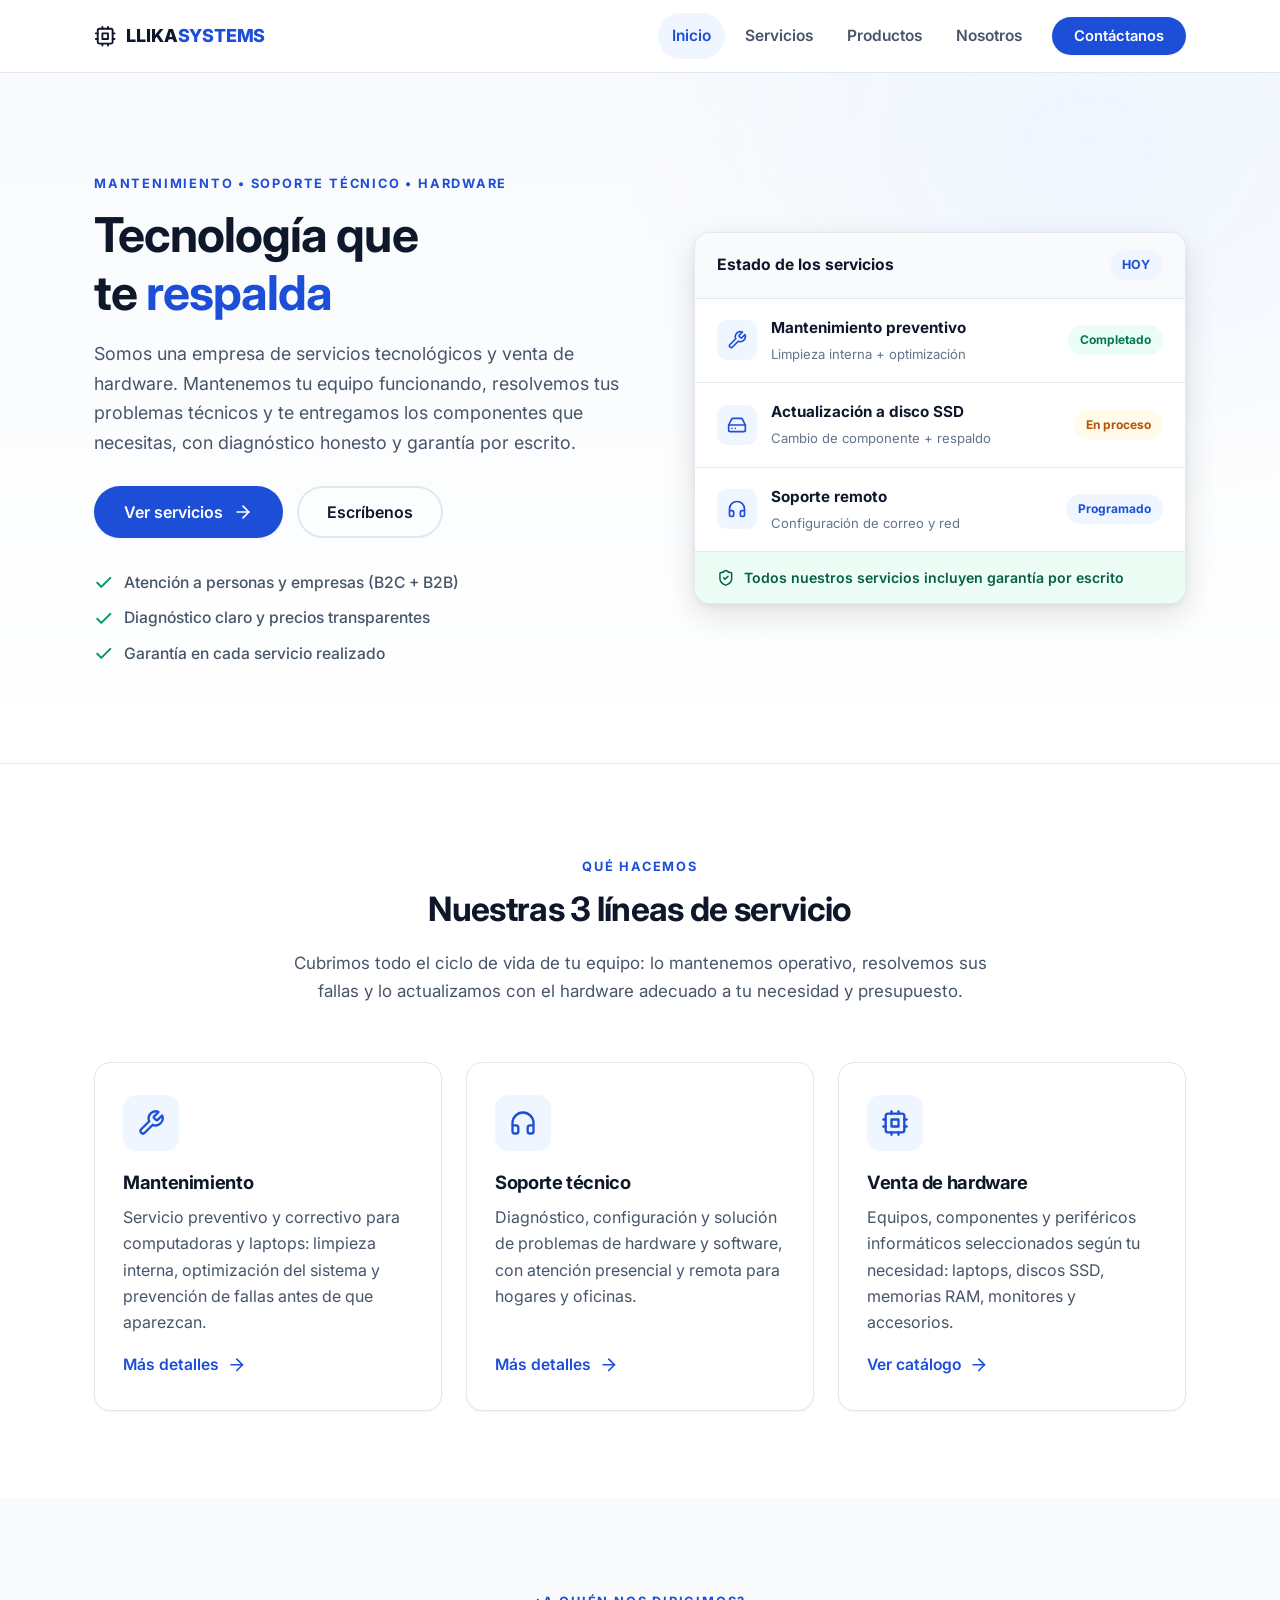
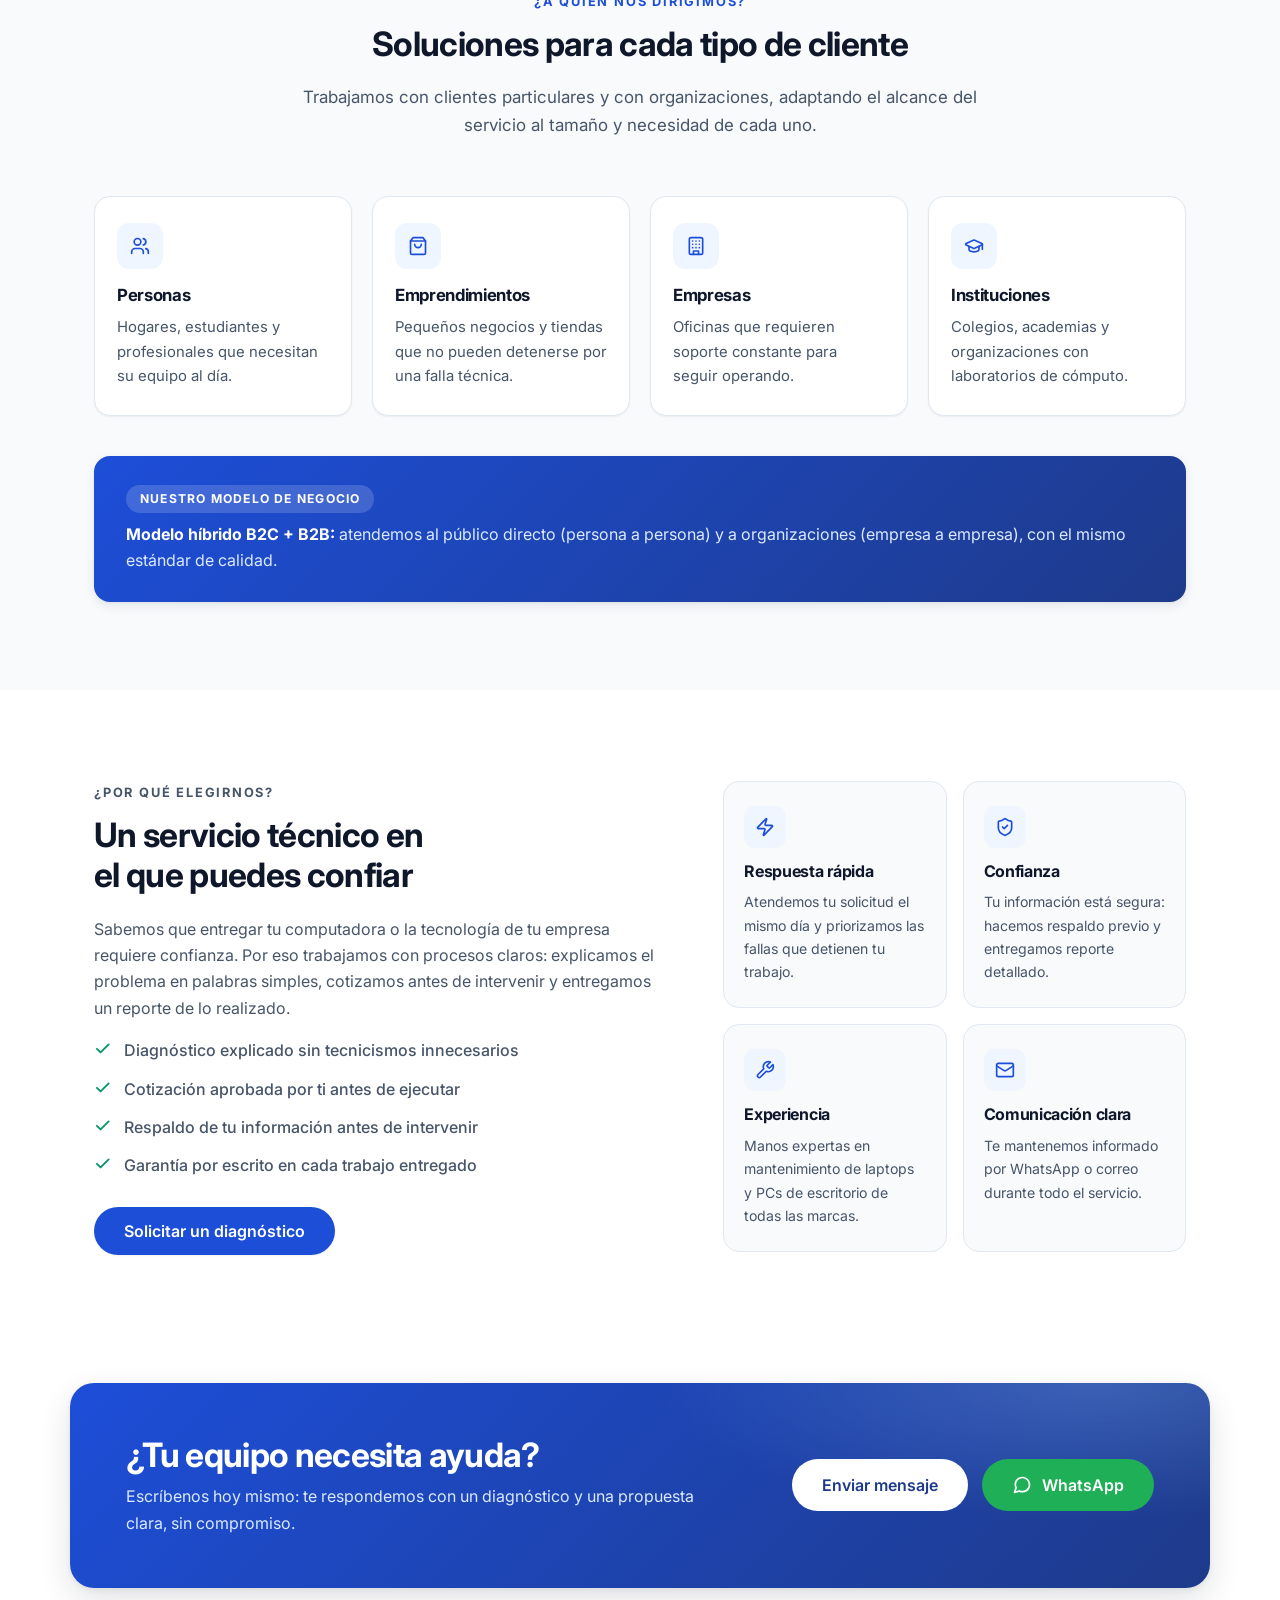
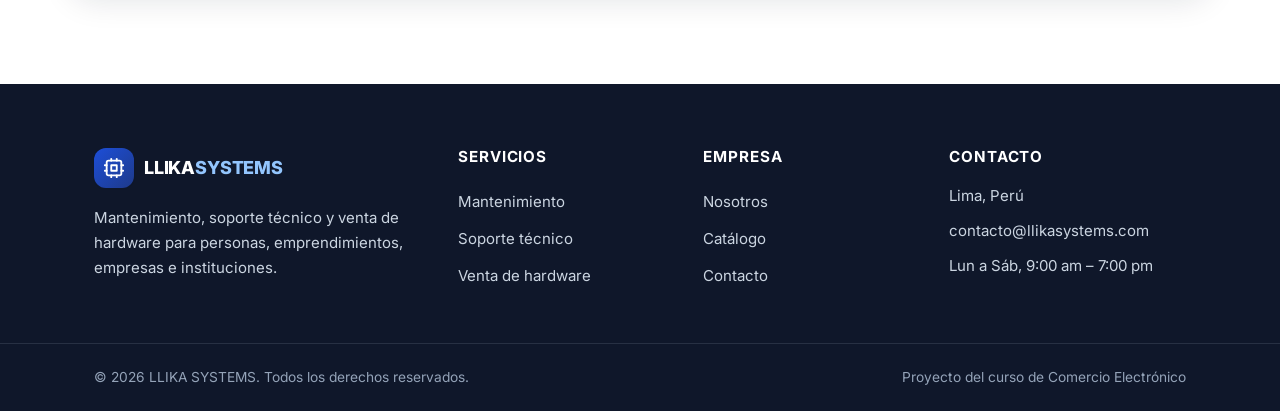
<file: index.html>
<!DOCTYPE html>
<html lang="es">
<head>
  <meta charset="UTF-8">
  <meta name="viewport" content="width=device-width, initial-scale=1.0">
  <title>LLIKA SYSTEMS — Mantenimiento, Soporte Técnico y Venta de Hardware</title>
  <meta name="description" content="LLIKA SYSTEMS: mantenimiento preventivo y correctivo de computadoras, soporte técnico y venta de hardware para personas, emprendimientos, empresas e instituciones.">
  <link rel="icon" href="img/favicon.svg" type="image/svg+xml">
  <link rel="preconnect" href="https://fonts.googleapis.com">
  <link rel="preconnect" href="https://fonts.gstatic.com" crossorigin>
  <link href="https://fonts.googleapis.com/css2?family=Inter:wght@400;500;600;700;800&display=swap" rel="stylesheet">
  <link rel="stylesheet" href="css/styles.css">
</head>
<body>

  <!-- ==================== HEADER ==================== -->
  <header class="header" id="header">
    <div class="container header__inner">
      <a class="logo" href="index.html" aria-label="LLIKA SYSTEMS — Inicio">
        <span class="logo__icon" aria-hidden="true">
          <svg class="icon" viewBox="0 0 24 24" fill="none" stroke="currentColor" stroke-width="2" stroke-linecap="round" stroke-linejoin="round"><rect x="4" y="4" width="16" height="16" rx="2"/><rect x="9" y="9" width="6" height="6"/><path d="M9 2v2"/><path d="M15 2v2"/><path d="M9 20v2"/><path d="M15 20v2"/><path d="M2 9h2"/><path d="M2 15h2"/><path d="M20 9h2"/><path d="M20 15h2"/></svg>
        </span>
        <span class="logo__texto">LLIKA<em>SYSTEMS</em></span>
      </a>

      <nav class="nav" id="nav" aria-label="Navegación principal">
        <a class="nav__enlace nav__enlace--activo" href="index.html" aria-current="page">Inicio</a>
        <a class="nav__enlace" href="servicios.html">Servicios</a>
        <a class="nav__enlace" href="productos.html">Productos</a>
        <a class="nav__enlace" href="nosotros.html">Nosotros</a>
        <a class="btn btn--primario btn--sm nav__cta" href="contacto.html">Contáctanos</a>
      </nav>

      <button class="nav-toggle" id="navToggle" type="button" aria-expanded="false" aria-controls="nav" aria-label="Abrir menú de navegación">
        <svg class="icon icon--abrir" viewBox="0 0 24 24" fill="none" stroke="currentColor" stroke-width="2" stroke-linecap="round"><path d="M4 6h16"/><path d="M4 12h16"/><path d="M4 18h16"/></svg>
        <svg class="icon icon--cerrar" viewBox="0 0 24 24" fill="none" stroke="currentColor" stroke-width="2" stroke-linecap="round"><path d="M18 6 6 18"/><path d="m6 6 12 12"/></svg>
      </button>
    </div>
  </header>

  <main>
    <!-- ==================== HERO ==================== -->
    <section class="hero">
      <div class="container hero__inner">
        <div class="hero__contenido">
          <p class="eyebrow">Mantenimiento &bull; Soporte técnico &bull; Hardware</p>
          <h1 class="hero__titulo">Tecnología que te <span class="resaltado">respalda</span></h1>
          <p class="hero__texto">
            Somos una empresa de servicios tecnológicos y venta de hardware. Mantenemos tu equipo
            funcionando, resolvemos tus problemas técnicos y te entregamos los componentes que
            necesitas, con diagnóstico honesto y garantía por escrito.
          </p>
          <div class="hero__acciones">
            <a class="btn btn--primario" href="servicios.html">
              Ver servicios
              <svg class="icon" viewBox="0 0 24 24" fill="none" stroke="currentColor" stroke-width="2" stroke-linecap="round" stroke-linejoin="round"><path d="M5 12h14"/><path d="m12 5 7 7-7 7"/></svg>
            </a>
            <a class="btn btn--outline" href="contacto.html">Escríbenos</a>
          </div>
          <ul class="hero__puntos">
            <li>
              <svg class="icon" viewBox="0 0 24 24" fill="none" stroke="currentColor" stroke-width="2.5" stroke-linecap="round" stroke-linejoin="round"><path d="M20 6 9 17l-5-5"/></svg>
              Atención a personas y empresas (B2C + B2B)
            </li>
            <li>
              <svg class="icon" viewBox="0 0 24 24" fill="none" stroke="currentColor" stroke-width="2.5" stroke-linecap="round" stroke-linejoin="round"><path d="M20 6 9 17l-5-5"/></svg>
              Diagnóstico claro y precios transparentes
            </li>
            <li>
              <svg class="icon" viewBox="0 0 24 24" fill="none" stroke="currentColor" stroke-width="2.5" stroke-linecap="round" stroke-linejoin="round"><path d="M20 6 9 17l-5-5"/></svg>
              Garantía en cada servicio realizado
            </li>
          </ul>
        </div>

        <div class="hero__visual" aria-hidden="true">
          <div class="panel-demo">
            <div class="panel-demo__cabecera">
              <span class="panel-demo__titulo">Estado de los servicios</span>
              <span class="panel-demo__chip">Hoy</span>
            </div>
            <ul class="panel-demo__lista">
              <li>
                <span class="panel-demo__icono">
                  <svg class="icon" viewBox="0 0 24 24" fill="none" stroke="currentColor" stroke-width="2" stroke-linecap="round" stroke-linejoin="round"><path d="M14.7 6.3a1 1 0 0 0 0 1.4l1.6 1.6a1 1 0 0 0 1.4 0l3.77-3.77a6 6 0 0 1-7.94 7.94l-6.91 6.91a2.12 2.12 0 0 1-3-3l6.91-6.91a6 6 0 0 1 7.94-7.94l-3.76 3.76z"/></svg>
                </span>
                <div class="panel-demo__info">
                  <strong>Mantenimiento preventivo</strong>
                  <small>Limpieza interna + optimización</small>
                </div>
                <span class="estado estado--ok">Completado</span>
              </li>
              <li>
                <span class="panel-demo__icono">
                  <svg class="icon" viewBox="0 0 24 24" fill="none" stroke="currentColor" stroke-width="2" stroke-linecap="round" stroke-linejoin="round"><path d="M22 12H2"/><path d="M5.45 5.11 2 12v6a2 2 0 0 0 2 2h16a2 2 0 0 0 2-2v-6l-3.45-6.89A2 2 0 0 0 16.76 4H7.24a2 2 0 0 0-1.79 1.11z"/><path d="M6 16h.01"/><path d="M10 16h.01"/></svg>
                </span>
                <div class="panel-demo__info">
                  <strong>Actualización a disco SSD</strong>
                  <small>Cambio de componente + respaldo</small>
                </div>
                <span class="estado estado--proceso">En proceso</span>
              </li>
              <li>
                <span class="panel-demo__icono">
                  <svg class="icon" viewBox="0 0 24 24" fill="none" stroke="currentColor" stroke-width="2" stroke-linecap="round" stroke-linejoin="round"><path d="M3 14h3a2 2 0 0 1 2 2v3a2 2 0 0 1-2 2H5a2 2 0 0 1-2-2v-7a9 9 0 0 1 18 0v7a2 2 0 0 1-2 2h-1a2 2 0 0 1-2-2v-3a2 2 0 0 1 2-2h3"/></svg>
                </span>
                <div class="panel-demo__info">
                  <strong>Soporte remoto</strong>
                  <small>Configuración de correo y red</small>
                </div>
                <span class="estado estado--pendiente">Programado</span>
              </li>
            </ul>
            <div class="panel-demo__pie">
              <svg class="icon" viewBox="0 0 24 24" fill="none" stroke="currentColor" stroke-width="2" stroke-linecap="round" stroke-linejoin="round"><path d="M20 13c0 5-3.5 7.5-7.66 8.95a1 1 0 0 1-.67-.01C7.5 20.5 4 18 4 13V6a1 1 0 0 1 1-1c2 0 4.5-1.2 6.24-2.72a1.17 1.17 0 0 1 1.52 0C14.51 3.81 17 5 19 5a1 1 0 0 1 1 1z"/><path d="m9 12 2 2 4-4"/></svg>
              Todos nuestros servicios incluyen garantía por escrito
            </div>
          </div>
        </div>
      </div>
    </section>

    <!-- ==================== SERVICIOS ==================== -->
    <section class="seccion" id="servicios">
      <div class="container">
        <div class="seccion-cabecera reveal">
          <p class="eyebrow">Qué hacemos</p>
          <h2>Nuestras 3 líneas de servicio</h2>
          <p class="seccion-cabecera__texto">
            Cubrimos todo el ciclo de vida de tu equipo: lo mantenemos operativo, resolvemos sus
            fallas y lo actualizamos con el hardware adecuado a tu necesidad y presupuesto.
          </p>
        </div>

        <div class="grid-3">
          <article class="tarjeta reveal">
            <span class="tarjeta__icono">
              <svg class="icon" viewBox="0 0 24 24" fill="none" stroke="currentColor" stroke-width="2" stroke-linecap="round" stroke-linejoin="round"><path d="M14.7 6.3a1 1 0 0 0 0 1.4l1.6 1.6a1 1 0 0 0 1.4 0l3.77-3.77a6 6 0 0 1-7.94 7.94l-6.91 6.91a2.12 2.12 0 0 1-3-3l6.91-6.91a6 6 0 0 1 7.94-7.94l-3.76 3.76z"/></svg>
            </span>
            <h3>Mantenimiento</h3>
            <p>
              Servicio preventivo y correctivo para computadoras y laptops: limpieza interna,
              optimización del sistema y prevención de fallas antes de que aparezcan.
            </p>
            <a class="enlace-flecha" href="servicios.html#mantenimiento">
              Más detalles
              <svg class="icon" viewBox="0 0 24 24" fill="none" stroke="currentColor" stroke-width="2" stroke-linecap="round" stroke-linejoin="round"><path d="M5 12h14"/><path d="m12 5 7 7-7 7"/></svg>
            </a>
          </article>

          <article class="tarjeta reveal">
            <span class="tarjeta__icono">
              <svg class="icon" viewBox="0 0 24 24" fill="none" stroke="currentColor" stroke-width="2" stroke-linecap="round" stroke-linejoin="round"><path d="M3 14h3a2 2 0 0 1 2 2v3a2 2 0 0 1-2 2H5a2 2 0 0 1-2-2v-7a9 9 0 0 1 18 0v7a2 2 0 0 1-2 2h-1a2 2 0 0 1-2-2v-3a2 2 0 0 1 2-2h3"/></svg>
            </span>
            <h3>Soporte técnico</h3>
            <p>
              Diagnóstico, configuración y solución de problemas de hardware y software,
              con atención presencial y remota para hogares y oficinas.
            </p>
            <a class="enlace-flecha" href="servicios.html#soporte">
              Más detalles
              <svg class="icon" viewBox="0 0 24 24" fill="none" stroke="currentColor" stroke-width="2" stroke-linecap="round" stroke-linejoin="round"><path d="M5 12h14"/><path d="m12 5 7 7-7 7"/></svg>
            </a>
          </article>

          <article class="tarjeta reveal">
            <span class="tarjeta__icono">
              <svg class="icon" viewBox="0 0 24 24" fill="none" stroke="currentColor" stroke-width="2" stroke-linecap="round" stroke-linejoin="round"><rect x="4" y="4" width="16" height="16" rx="2"/><rect x="9" y="9" width="6" height="6"/><path d="M9 2v2"/><path d="M15 2v2"/><path d="M9 20v2"/><path d="M15 20v2"/><path d="M2 9h2"/><path d="M2 15h2"/><path d="M20 9h2"/><path d="M20 15h2"/></svg>
            </span>
            <h3>Venta de hardware</h3>
            <p>
              Equipos, componentes y periféricos informáticos seleccionados según tu necesidad:
              laptops, discos SSD, memorias RAM, monitores y accesorios.
            </p>
            <a class="enlace-flecha" href="productos.html">
              Ver catálogo
              <svg class="icon" viewBox="0 0 24 24" fill="none" stroke="currentColor" stroke-width="2" stroke-linecap="round" stroke-linejoin="round"><path d="M5 12h14"/><path d="m12 5 7 7-7 7"/></svg>
            </a>
          </article>
        </div>
      </div>
    </section>

    <!-- ==================== PÚBLICO OBJETIVO ==================== -->
    <section class="seccion seccion--alt">
      <div class="container">
        <div class="seccion-cabecera reveal">
          <p class="eyebrow">¿A quién nos dirigimos?</p>
          <h2>Soluciones para cada tipo de cliente</h2>
          <p class="seccion-cabecera__texto">
            Trabajamos con clientes particulares y con organizaciones, adaptando el alcance del
            servicio al tamaño y necesidad de cada uno.
          </p>
        </div>

        <div class="grid-4">
          <article class="tarjeta-mini reveal">
            <span class="tarjeta-mini__icono">
              <svg class="icon" viewBox="0 0 24 24" fill="none" stroke="currentColor" stroke-width="2" stroke-linecap="round" stroke-linejoin="round"><path d="M16 21v-2a4 4 0 0 0-4-4H6a4 4 0 0 0-4 4v2"/><circle cx="9" cy="7" r="4"/><path d="M22 21v-2a4 4 0 0 0-3-3.87"/><path d="M16 3.13a4 4 0 0 1 0 7.75"/></svg>
            </span>
            <h3>Personas</h3>
            <p>Hogares, estudiantes y profesionales que necesitan su equipo al día.</p>
          </article>

          <article class="tarjeta-mini reveal">
            <span class="tarjeta-mini__icono">
              <svg class="icon" viewBox="0 0 24 24" fill="none" stroke="currentColor" stroke-width="2" stroke-linecap="round" stroke-linejoin="round"><path d="M6 2 3 6v14a2 2 0 0 0 2 2h14a2 2 0 0 0 2-2V6l-3-4Z"/><path d="M3 6h18"/><path d="M16 10a4 4 0 0 1-8 0"/></svg>
            </span>
            <h3>Emprendimientos</h3>
            <p>Pequeños negocios y tiendas que no pueden detenerse por una falla técnica.</p>
          </article>

          <article class="tarjeta-mini reveal">
            <span class="tarjeta-mini__icono">
              <svg class="icon" viewBox="0 0 24 24" fill="none" stroke="currentColor" stroke-width="2" stroke-linecap="round" stroke-linejoin="round"><rect x="4" y="2" width="16" height="20" rx="2"/><path d="M9 22v-4h6v4"/><path d="M8 6h.01"/><path d="M16 6h.01"/><path d="M12 6h.01"/><path d="M12 10h.01"/><path d="M12 14h.01"/><path d="M16 10h.01"/><path d="M16 14h.01"/><path d="M8 10h.01"/><path d="M8 14h.01"/></svg>
            </span>
            <h3>Empresas</h3>
            <p>Oficinas que requieren soporte constante para seguir operando.</p>
          </article>

          <article class="tarjeta-mini reveal">
            <span class="tarjeta-mini__icono">
              <svg class="icon" viewBox="0 0 24 24" fill="none" stroke="currentColor" stroke-width="2" stroke-linecap="round" stroke-linejoin="round"><path d="M21.42 10.922a1 1 0 0 0-.019-1.838L12.83 5.18a2 2 0 0 0-1.66 0L2.6 9.08a1 1 0 0 0 0 1.832l8.57 3.908a2 2 0 0 0 1.66 0z"/><path d="M22 10v6"/><path d="M6 12.5V16a6 3 0 0 0 12 0v-3.5"/></svg>
            </span>
            <h3>Instituciones</h3>
            <p>Colegios, academias y organizaciones con laboratorios de cómputo.</p>
          </article>
        </div>

        <div class="banner-modelo reveal">
          <span class="banner-modelo__etiqueta">Nuestro modelo de negocio</span>
          <p><strong>Modelo híbrido B2C + B2B:</strong> atendemos al público directo (persona a persona)
          y a organizaciones (empresa a empresa), con el mismo estándar de calidad.</p>
        </div>
      </div>
    </section>

    <!-- ==================== POR QUÉ ELEGIRNOS ==================== -->
    <section class="seccion">
      <div class="container dos-columnas">
        <div class="dos-columnas__texto reveal">
          <p class="eyebrow">¿Por qué elegirnos?</p>
          <h2>Un servicio técnico en el que puedes confiar</h2>
          <p>
            Sabemos que entregar tu computadora o la tecnología de tu empresa requiere confianza.
            Por eso trabajamos con procesos claros: explicamos el problema en palabras simples,
            cotizamos antes de intervenir y entregamos un reporte de lo realizado.
          </p>
          <ul class="lista-check">
            <li>
              <svg class="icon" viewBox="0 0 24 24" fill="none" stroke="currentColor" stroke-width="2.5" stroke-linecap="round" stroke-linejoin="round"><path d="M20 6 9 17l-5-5"/></svg>
              Diagnóstico explicado sin tecnicismos innecesarios
            </li>
            <li>
              <svg class="icon" viewBox="0 0 24 24" fill="none" stroke="currentColor" stroke-width="2.5" stroke-linecap="round" stroke-linejoin="round"><path d="M20 6 9 17l-5-5"/></svg>
              Cotización aprobada por ti antes de ejecutar
            </li>
            <li>
              <svg class="icon" viewBox="0 0 24 24" fill="none" stroke="currentColor" stroke-width="2.5" stroke-linecap="round" stroke-linejoin="round"><path d="M20 6 9 17l-5-5"/></svg>
              Respaldo de tu información antes de intervenir
            </li>
            <li>
              <svg class="icon" viewBox="0 0 24 24" fill="none" stroke="currentColor" stroke-width="2.5" stroke-linecap="round" stroke-linejoin="round"><path d="M20 6 9 17l-5-5"/></svg>
              Garantía por escrito en cada trabajo entregado
            </li>
          </ul>
          <a class="btn btn--primario" href="contacto.html">Solicitar un diagnóstico</a>
        </div>

        <div class="dos-columnas__panel reveal">
          <div class="tarjeta-valor">
            <span class="tarjeta-valor__icono">
              <svg class="icon" viewBox="0 0 24 24" fill="none" stroke="currentColor" stroke-width="2" stroke-linecap="round" stroke-linejoin="round"><path d="M4 14a1 1 0 0 1-.78-1.63l9.9-10.2a.5.5 0 0 1 .86.46l-1.92 6.02A1 1 0 0 0 13 10h7a1 1 0 0 1 .78 1.63l-9.9 10.2a.5.5 0 0 1-.86-.46l1.92-6.02A1 1 0 0 0 11 14z"/></svg>
            </span>
            <h3>Respuesta rápida</h3>
            <p>Atendemos tu solicitud el mismo día y priorizamos las fallas que detienen tu trabajo.</p>
          </div>
          <div class="tarjeta-valor">
            <span class="tarjeta-valor__icono">
              <svg class="icon" viewBox="0 0 24 24" fill="none" stroke="currentColor" stroke-width="2" stroke-linecap="round" stroke-linejoin="round"><path d="M20 13c0 5-3.5 7.5-7.66 8.95a1 1 0 0 1-.67-.01C7.5 20.5 4 18 4 13V6a1 1 0 0 1 1-1c2 0 4.5-1.2 6.24-2.72a1.17 1.17 0 0 1 1.52 0C14.51 3.81 17 5 19 5a1 1 0 0 1 1 1z"/><path d="m9 12 2 2 4-4"/></svg>
            </span>
            <h3>Confianza</h3>
            <p>Tu información está segura: hacemos respaldo previo y entregamos reporte detallado.</p>
          </div>
          <div class="tarjeta-valor">
            <span class="tarjeta-valor__icono">
              <svg class="icon" viewBox="0 0 24 24" fill="none" stroke="currentColor" stroke-width="2" stroke-linecap="round" stroke-linejoin="round"><path d="M14.7 6.3a1 1 0 0 0 0 1.4l1.6 1.6a1 1 0 0 0 1.4 0l3.77-3.77a6 6 0 0 1-7.94 7.94l-6.91 6.91a2.12 2.12 0 0 1-3-3l6.91-6.91a6 6 0 0 1 7.94-7.94l-3.76 3.76z"/></svg>
            </span>
            <h3>Experiencia</h3>
            <p>Manos expertas en mantenimiento de laptops y PCs de escritorio de todas las marcas.</p>
          </div>
          <div class="tarjeta-valor">
            <span class="tarjeta-valor__icono">
              <svg class="icon" viewBox="0 0 24 24" fill="none" stroke="currentColor" stroke-width="2" stroke-linecap="round" stroke-linejoin="round"><rect x="2" y="4" width="20" height="16" rx="2"/><path d="m22 7-8.97 5.7a1.94 1.94 0 0 1-2.06 0L2 7"/></svg>
            </span>
            <h3>Comunicación clara</h3>
            <p>Te mantenemos informado por WhatsApp o correo durante todo el servicio.</p>
          </div>
        </div>
      </div>
    </section>

    <!-- ==================== CTA FINAL ==================== -->
    <section class="seccion-cta">
      <div class="container cta-banner reveal">
        <div class="cta-banner__texto">
          <h2>¿Tu equipo necesita ayuda?</h2>
          <p>Escríbenos hoy mismo: te respondemos con un diagnóstico y una propuesta clara, sin compromiso.</p>
        </div>
        <div class="cta-banner__acciones">
          <a class="btn btn--blanco" href="contacto.html">Enviar mensaje</a>
          <a class="btn btn--whatsapp" href="#" data-whatsapp target="_blank" rel="noopener">
            <svg class="icon" viewBox="0 0 24 24" fill="none" stroke="currentColor" stroke-width="2" stroke-linecap="round" stroke-linejoin="round"><path d="M21 11.5a8.38 8.38 0 0 1-.9 3.8 8.5 8.5 0 0 1-7.6 4.7 8.38 8.38 0 0 1-3.8-.9L3 21l1.9-5.7a8.38 8.38 0 0 1-.9-3.8 8.5 8.5 0 0 1 4.7-7.6 8.38 8.38 0 0 1 3.8-.9h.5a8.48 8.48 0 0 1 8 8v.5z"/></svg>
            WhatsApp
          </a>
        </div>
      </div>
    </section>
  </main>

  <!-- ==================== FOOTER ==================== -->
  <footer class="footer">
    <div class="container footer__grid">
      <div class="footer__marca">
        <a class="logo logo--claro" href="index.html">
          <span class="logo__icono" aria-hidden="true">
            <svg class="icon" viewBox="0 0 24 24" fill="none" stroke="currentColor" stroke-width="2" stroke-linecap="round" stroke-linejoin="round"><rect x="4" y="4" width="16" height="16" rx="2"/><rect x="9" y="9" width="6" height="6"/><path d="M9 2v2"/><path d="M15 2v2"/><path d="M9 20v2"/><path d="M15 20v2"/><path d="M2 9h2"/><path d="M2 15h2"/><path d="M20 9h2"/><path d="M20 15h2"/></svg>
          </span>
          <span class="logo__texto">LLIKA<em>SYSTEMS</em></span>
        </a>
        <p>
          Mantenimiento, soporte técnico y venta de hardware para personas, emprendimientos,
          empresas e instituciones.
        </p>
      </div>

      <nav class="footer__columna" aria-label="Servicios">
        <h3>Servicios</h3>
        <a href="servicios.html#mantenimiento">Mantenimiento</a>
        <a href="servicios.html#soporte">Soporte técnico</a>
        <a href="productos.html">Venta de hardware</a>
      </nav>

      <nav class="footer__columna" aria-label="Empresa">
        <h3>Empresa</h3>
        <a href="nosotros.html">Nosotros</a>
        <a href="productos.html">Catálogo</a>
        <a href="contacto.html">Contacto</a>
      </nav>

      <div class="footer__columna" id="contacto-footer">
        <h3>Contacto</h3>
        <p>Lima, Perú</p>
        <p>contacto@llikasystems.com</p>
        <p>Lun a Sáb, 9:00 am – 7:00 pm</p>
      </div>
    </div>

    <div class="footer__pie">
      <div class="container footer__pie-inner">
        <p>&copy; <span id="anio">2025</span> LLIKA SYSTEMS. Todos los derechos reservados.</p>
        <p>Proyecto del curso de Comercio Electrónico</p>
      </div>
    </div>
  </footer>

  <script src="js/config.js"></script>
  <script src="js/main.js"></script>
  <script src="js/contacto.js"></script>
</body>
</html>
</file>
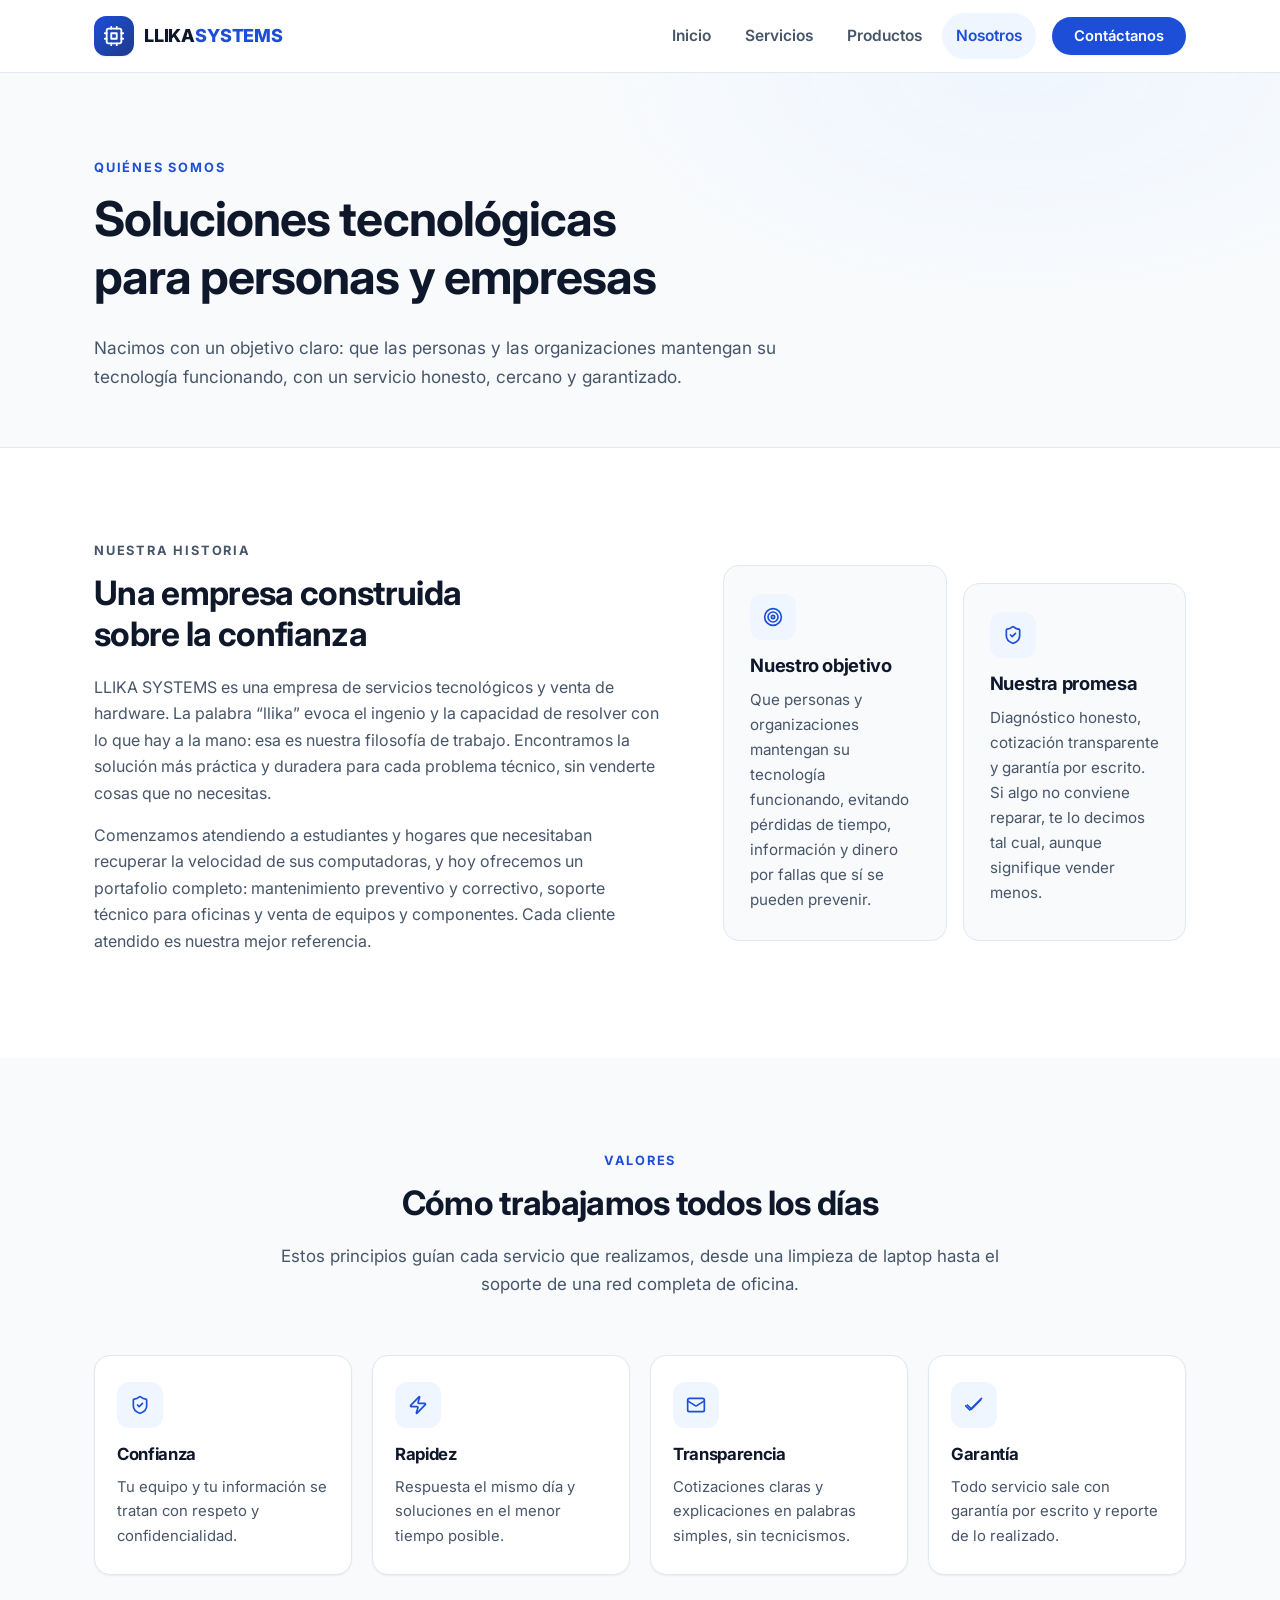
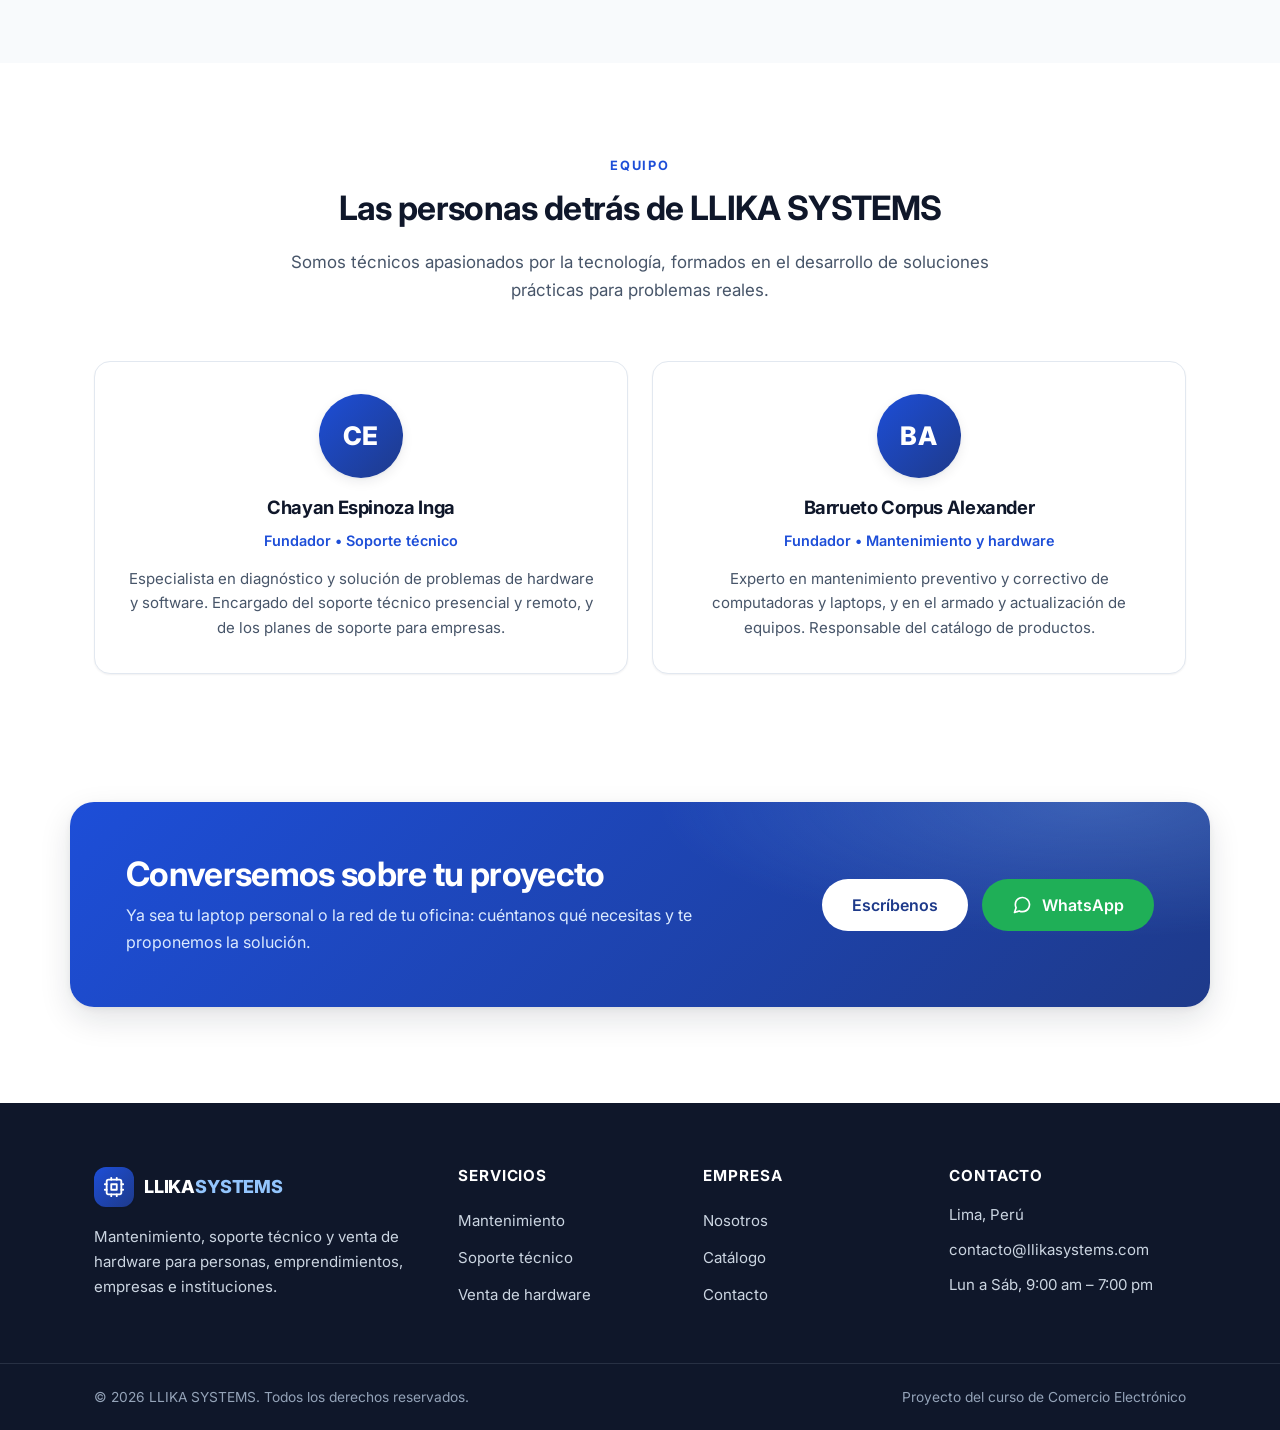
<file: nosotros.html>
<!DOCTYPE html>
<html lang="es">
<head>
  <meta charset="UTF-8">
  <meta name="viewport" content="width=device-width, initial-scale=1.0">
  <title>Nosotros — LLIKA SYSTEMS</title>
  <meta name="description" content="Conoce a LLIKA SYSTEMS: empresa de servicios tecnológicos dedicada al mantenimiento, soporte técnico y venta de hardware para personas y organizaciones.">
  <link rel="icon" href="img/favicon.svg" type="image/svg+xml">
  <link rel="preconnect" href="https://fonts.googleapis.com">
  <link rel="preconnect" href="https://fonts.gstatic.com" crossorigin>
  <link href="https://fonts.googleapis.com/css2?family=Inter:wght@400;500;600;700;800&display=swap" rel="stylesheet">
  <link rel="stylesheet" href="css/styles.css">
</head>
<body>

  <!-- ==================== HEADER ==================== -->
  <header class="header" id="header">
    <div class="container header__inner">
      <a class="logo" href="index.html" aria-label="LLIKA SYSTEMS — Inicio">
        <span class="logo__icono" aria-hidden="true">
          <svg class="icon" viewBox="0 0 24 24" fill="none" stroke="currentColor" stroke-width="2" stroke-linecap="round" stroke-linejoin="round"><rect x="4" y="4" width="16" height="16" rx="2"/><rect x="9" y="9" width="6" height="6"/><path d="M9 2v2"/><path d="M15 2v2"/><path d="M9 20v2"/><path d="M15 20v2"/><path d="M2 9h2"/><path d="M2 15h2"/><path d="M20 9h2"/><path d="M20 15h2"/></svg>
        </span>
        <span class="logo__texto">LLIKA<em>SYSTEMS</em></span>
      </a>

      <nav class="nav" id="nav" aria-label="Navegación principal">
        <a class="nav__enlace" href="index.html">Inicio</a>
        <a class="nav__enlace" href="servicios.html">Servicios</a>
        <a class="nav__enlace" href="productos.html">Productos</a>
        <a class="nav__enlace nav__enlace--activo" href="nosotros.html" aria-current="page">Nosotros</a>
        <a class="btn btn--primario btn--sm nav__cta" href="contacto.html">Contáctanos</a>
      </nav>

      <button class="nav-toggle" id="navToggle" type="button" aria-expanded="false" aria-controls="nav" aria-label="Abrir menú de navegación">
        <svg class="icon icon--abrir" viewBox="0 0 24 24" fill="none" stroke="currentColor" stroke-width="2" stroke-linecap="round"><path d="M4 6h16"/><path d="M4 12h16"/><path d="M4 18h16"/></svg>
        <svg class="icon icon--cerrar" viewBox="0 0 24 24" fill="none" stroke="currentColor" stroke-width="2" stroke-linecap="round"><path d="M18 6 6 18"/><path d="m6 6 12 12"/></svg>
      </button>
    </div>
  </header>

  <main>
    <!-- ==================== CABECERA DE PÁGINA ==================== -->
    <section class="pagina-hero">
      <div class="container">
        <p class="eyebrow">Quiénes somos</p>
        <h1>Soluciones tecnológicas para personas y empresas</h1>
        <p class="pagina-hero__texto">
          Nacimos con un objetivo claro: que las personas y las organizaciones mantengan su
          tecnología funcionando, con un servicio honesto, cercano y garantizado.
        </p>
      </div>
    </section>

    <!-- ==================== HISTORIA / MISIÓN ==================== -->
    <section class="seccion">
      <div class="container dos-columnas">
        <div class="dos-columnas__texto reveal">
          <p class="eyebrow">Nuestra historia</p>
          <h2>Una empresa construida sobre la confianza</h2>
          <p>
            LLIKA SYSTEMS es una empresa de servicios tecnológicos y venta de hardware. La
            palabra &ldquo;llika&rdquo; evoca el ingenio y la capacidad de resolver con lo que hay a la
            mano: esa es nuestra filosofía de trabajo. Encontramos la solución más práctica y
            duradera para cada problema técnico, sin venderte cosas que no necesitas.
          </p>
          <p>
            Comenzamos atendiendo a estudiantes y hogares que necesitaban recuperar la velocidad
            de sus computadoras, y hoy ofrecemos un portafolio completo: mantenimiento
            preventivo y correctivo, soporte técnico para oficinas y venta de equipos y
            componentes. Cada cliente atendido es nuestra mejor referencia.
          </p>
        </div>

        <div class="dos-columnas__panel reveal">
          <div class="tarjeta-mision">
            <span class="tarjeta-mision__icono" aria-hidden="true">
              <svg class="icon" viewBox="0 0 24 24" fill="none" stroke="currentColor" stroke-width="2" stroke-linecap="round" stroke-linejoin="round"><circle cx="12" cy="12" r="10"/><circle cx="12" cy="12" r="6"/><circle cx="12" cy="12" r="2"/></svg>
            </span>
            <h3>Nuestro objetivo</h3>
            <p>
              Que personas y organizaciones mantengan su tecnología funcionando, evitando
              pérdidas de tiempo, información y dinero por fallas que sí se pueden prevenir.
            </p>
          </div>
          <div class="tarjeta-mision">
            <span class="tarjeta-mision__icono" aria-hidden="true">
              <svg class="icon" viewBox="0 0 24 24" fill="none" stroke="currentColor" stroke-width="2" stroke-linecap="round" stroke-linejoin="round"><path d="M20 13c0 5-3.5 7.5-7.66 8.95a1 1 0 0 1-.67-.01C7.5 20.5 4 18 4 13V6a1 1 0 0 1 1-1c2 0 4.5-1.2 6.24-2.72a1.17 1.17 0 0 1 1.52 0C14.51 3.81 17 5 19 5a1 1 0 0 1 1 1z"/><path d="m9 12 2 2 4-4"/></svg>
            </span>
            <h3>Nuestra promesa</h3>
            <p>
              Diagnóstico honesto, cotización transparente y garantía por escrito. Si algo no
              conviene reparar, te lo decimos tal cual, aunque signifique vender menos.
            </p>
          </div>
        </div>
      </div>
    </section>

    <!-- ==================== VALORES ==================== -->
    <section class="seccion seccion--alt">
      <div class="container">
        <div class="seccion-cabecera reveal">
          <p class="eyebrow">Valores</p>
          <h2>Cómo trabajamos todos los días</h2>
          <p class="seccion-cabecera__texto">
            Estos principios guían cada servicio que realizamos, desde una limpieza de laptop
            hasta el soporte de una red completa de oficina.
          </p>
        </div>

        <div class="grid-4">
          <article class="tarjeta-mini reveal">
            <span class="tarjeta-mini__icono">
              <svg class="icon" viewBox="0 0 24 24" fill="none" stroke="currentColor" stroke-width="2" stroke-linecap="round" stroke-linejoin="round"><path d="M20 13c0 5-3.5 7.5-7.66 8.95a1 1 0 0 1-.67-.01C7.5 20.5 4 18 4 13V6a1 1 0 0 1 1-1c2 0 4.5-1.2 6.24-2.72a1.17 1.17 0 0 1 1.52 0C14.51 3.81 17 5 19 5a1 1 0 0 1 1 1z"/><path d="m9 12 2 2 4-4"/></svg>
            </span>
            <h3>Confianza</h3>
            <p>Tu equipo y tu información se tratan con respeto y confidencialidad.</p>
          </article>
          <article class="tarjeta-mini reveal">
            <span class="tarjeta-mini__icono">
              <svg class="icon" viewBox="0 0 24 24" fill="none" stroke="currentColor" stroke-width="2" stroke-linecap="round" stroke-linejoin="round"><path d="M4 14a1 1 0 0 1-.78-1.63l9.9-10.2a.5.5 0 0 1 .86.46l-1.92 6.02A1 1 0 0 0 13 10h7a1 1 0 0 1 .78 1.63l-9.9 10.2a.5.5 0 0 1-.86-.46l1.92-6.02A1 1 0 0 0 11 14z"/></svg>
            </span>
            <h3>Rapidez</h3>
            <p>Respuesta el mismo día y soluciones en el menor tiempo posible.</p>
          </article>
          <article class="tarjeta-mini reveal">
            <span class="tarjeta-mini__icono">
              <svg class="icon" viewBox="0 0 24 24" fill="none" stroke="currentColor" stroke-width="2" stroke-linecap="round" stroke-linejoin="round"><rect x="2" y="4" width="20" height="16" rx="2"/><path d="m22 7-8.97 5.7a1.94 1.94 0 0 1-2.06 0L2 7"/></svg>
            </span>
            <h3>Transparencia</h3>
            <p>Cotizaciones claras y explicaciones en palabras simples, sin tecnicismos.</p>
          </article>
          <article class="tarjeta-mini reveal">
            <span class="tarjeta-mini__icono">
              <svg class="icon" viewBox="0 0 24 24" fill="none" stroke="currentColor" stroke-width="2" stroke-linecap="round" stroke-linejoin="round"><path d="M20 6 9 17l-5-5"/><path d="m2 13 5 5L21 4"/></svg>
            </span>
            <h3>Garantía</h3>
            <p>Todo servicio sale con garantía por escrito y reporte de lo realizado.</p>
          </article>
        </div>
      </div>
    </section>

    <!-- ==================== EQUIPO ==================== -->
    <section class="seccion">
      <div class="container">
        <div class="seccion-cabecera reveal">
          <p class="eyebrow">Equipo</p>
          <h2>Las personas detrás de LLIKA SYSTEMS</h2>
          <p class="seccion-cabecera__texto">
            Somos técnicos apasionados por la tecnología, formados en el desarrollo de soluciones
            prácticas para problemas reales.
          </p>
        </div>

        <div class="grid-2 equipo">
          <article class="tarjeta-integrante reveal">
            <span class="tarjeta-integrante__avatar" aria-hidden="true">CE</span>
            <h3>Chayan Espinoza Inga</h3>
            <p class="tarjeta-integrante__rol">Fundador &bull; Soporte técnico</p>
            <p>
              Especialista en diagnóstico y solución de problemas de hardware y software.
              Encargado del soporte técnico presencial y remoto, y de los planes de soporte
              para empresas.
            </p>
          </article>

          <article class="tarjeta-integrante reveal">
            <span class="tarjeta-integrante__avatar" aria-hidden="true">BA</span>
            <h3>Barrueto Corpus Alexander</h3>
            <p class="tarjeta-integrante__rol">Fundador &bull; Mantenimiento y hardware</p>
            <p>
              Experto en mantenimiento preventivo y correctivo de computadoras y laptops, y en
              el armado y actualización de equipos. Responsable del catálogo de productos.
            </p>
          </article>
        </div>
      </div>
    </section>

    <!-- ==================== CTA ==================== -->
    <section class="seccion-cta">
      <div class="container cta-banner reveal">
        <div class="cta-banner__texto">
          <h2>Conversemos sobre tu proyecto</h2>
          <p>Ya sea tu laptop personal o la red de tu oficina: cuéntanos qué necesitas y te proponemos la solución.</p>
        </div>
        <div class="cta-banner__acciones">
          <a class="btn btn--blanco" href="contacto.html">Escríbenos</a>
          <a class="btn btn--whatsapp" href="#" data-whatsapp target="_blank" rel="noopener">
            <svg class="icon" viewBox="0 0 24 24" fill="none" stroke="currentColor" stroke-width="2" stroke-linecap="round" stroke-linejoin="round"><path d="M21 11.5a8.38 8.38 0 0 1-.9 3.8 8.5 8.5 0 0 1-7.6 4.7 8.38 8.38 0 0 1-3.8-.9L3 21l1.9-5.7a8.38 8.38 0 0 1-.9-3.8 8.5 8.5 0 0 1 4.7-7.6 8.38 8.38 0 0 1 3.8-.9h.5a8.48 8.48 0 0 1 8 8v.5z"/></svg>
            WhatsApp
          </a>
        </div>
      </div>
    </section>
  </main>

  <!-- ==================== FOOTER ==================== -->
  <footer class="footer">
    <div class="container footer__grid">
      <div class="footer__marca">
        <a class="logo logo--claro" href="index.html">
          <span class="logo__icono" aria-hidden="true">
            <svg class="icon" viewBox="0 0 24 24" fill="none" stroke="currentColor" stroke-width="2" stroke-linecap="round" stroke-linejoin="round"><rect x="4" y="4" width="16" height="16" rx="2"/><rect x="9" y="9" width="6" height="6"/><path d="M9 2v2"/><path d="M15 2v2"/><path d="M9 20v2"/><path d="M15 20v2"/><path d="M2 9h2"/><path d="M2 15h2"/><path d="M20 9h2"/><path d="M20 15h2"/></svg>
          </span>
          <span class="logo__texto">LLIKA<em>SYSTEMS</em></span>
        </a>
        <p>
          Mantenimiento, soporte técnico y venta de hardware para personas, emprendimientos,
          empresas e instituciones.
        </p>
      </div>

      <nav class="footer__columna" aria-label="Servicios">
        <h3>Servicios</h3>
        <a href="servicios.html#mantenimiento">Mantenimiento</a>
        <a href="servicios.html#soporte">Soporte técnico</a>
        <a href="productos.html">Venta de hardware</a>
      </nav>

      <nav class="footer__columna" aria-label="Empresa">
        <h3>Empresa</h3>
        <a href="nosotros.html">Nosotros</a>
        <a href="productos.html">Catálogo</a>
        <a href="contacto.html">Contacto</a>
      </nav>

      <div class="footer__columna" id="contacto-footer">
        <h3>Contacto</h3>
        <p>Lima, Perú</p>
        <p>contacto@llikasystems.com</p>
        <p>Lun a Sáb, 9:00 am – 7:00 pm</p>
      </div>
    </div>

    <div class="footer__pie">
      <div class="container footer__pie-inner">
        <p>&copy; <span id="anio">2025</span> LLIKA SYSTEMS. Todos los derechos reservados.</p>
        <p>Proyecto del curso de Comercio Electrónico</p>
      </div>
    </div>
  </footer>

  <script src="js/config.js"></script>
  <script src="js/main.js"></script>
  <script src="js/contacto.js"></script>
</body>
</html>
</file>
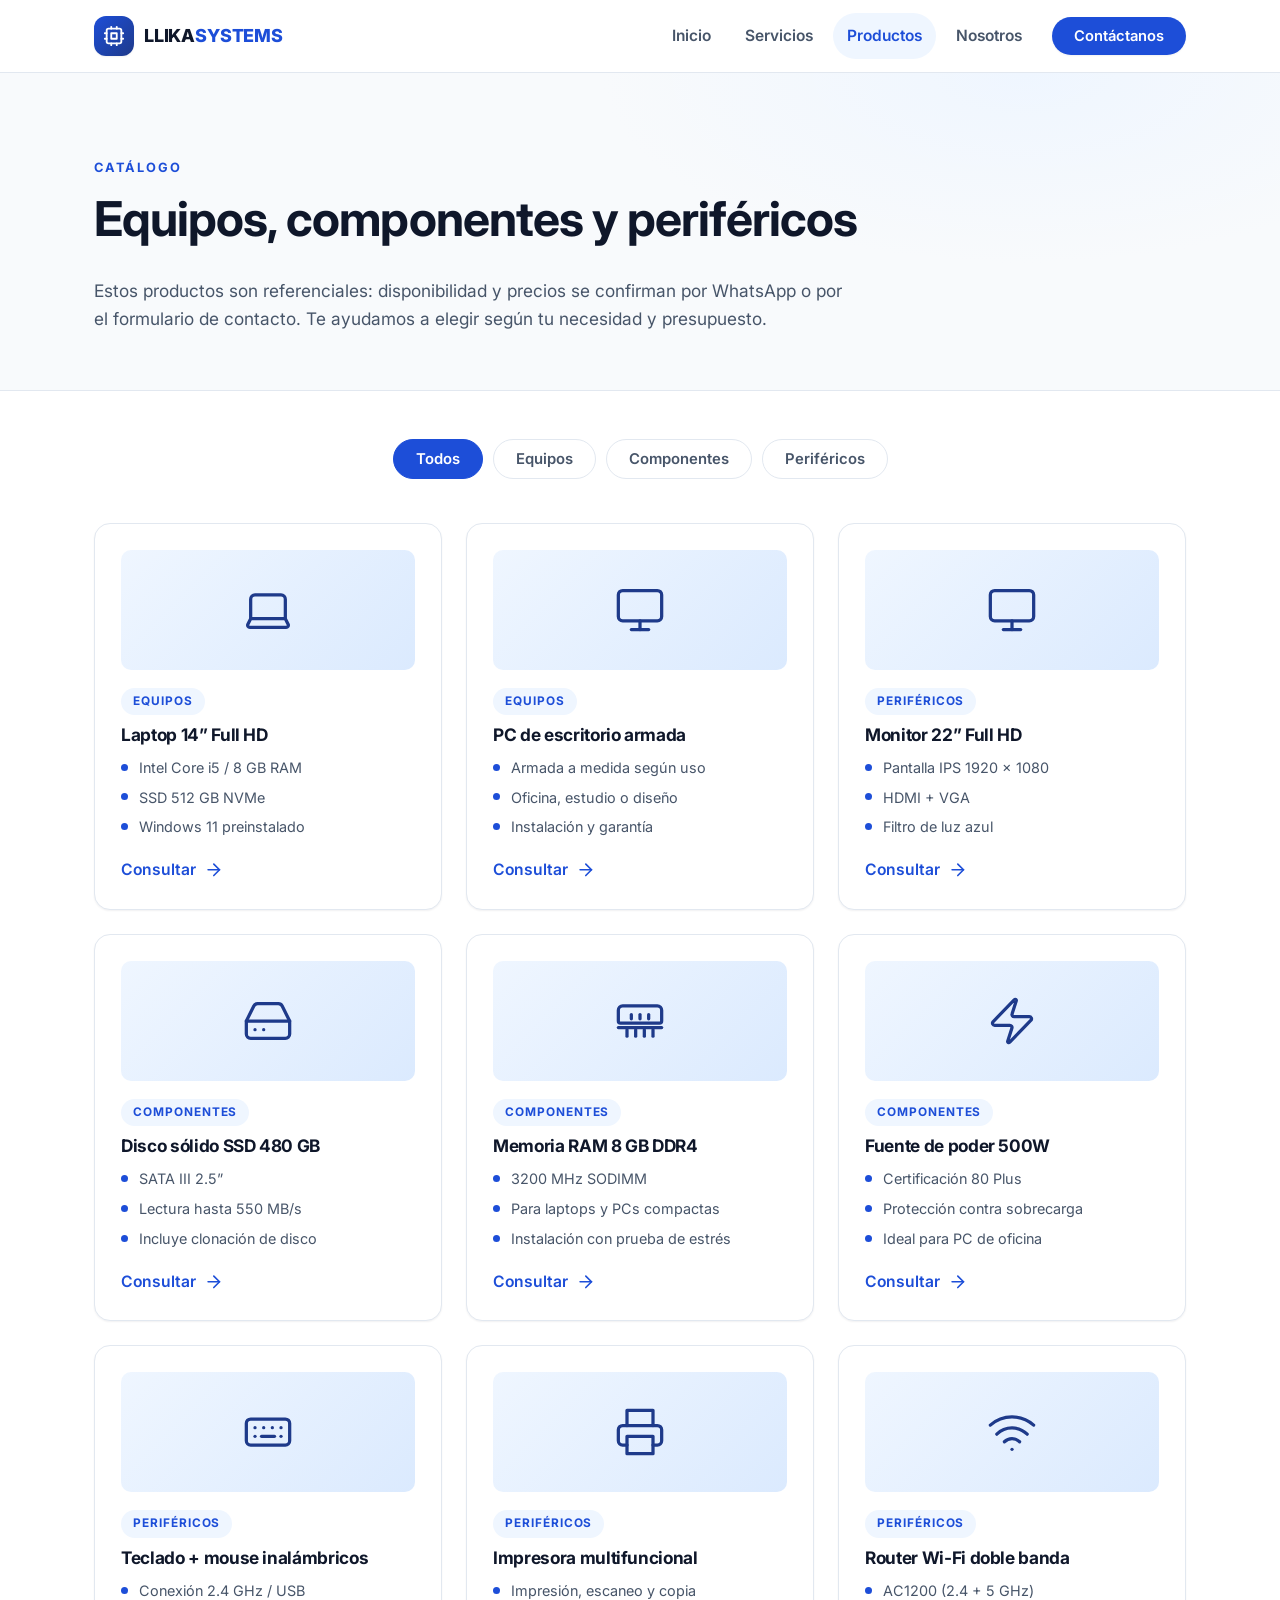
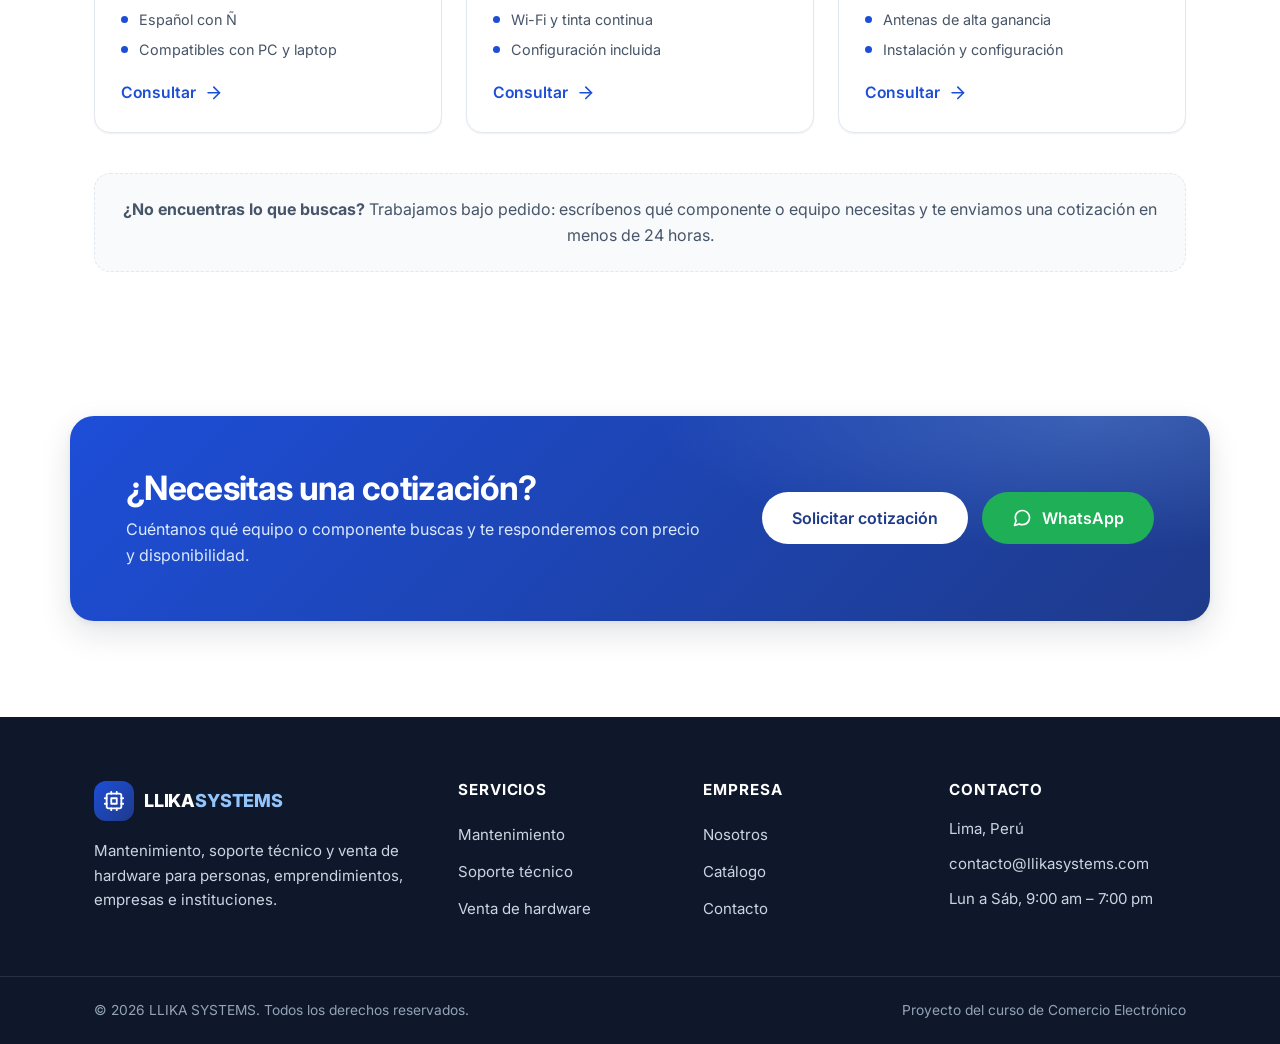
<file: productos.html>
<!DOCTYPE html>
<html lang="es">
<head>
  <meta charset="UTF-8">
  <meta name="viewport" content="width=device-width, initial-scale=1.0">
  <title>Productos — LLIKA SYSTEMS</title>
  <meta name="description" content="Catálogo de hardware de LLIKA SYSTEMS: laptops, PCs armadas, discos SSD, memorias RAM, monitores, periféricos y accesorios. Consulta disponibilidad.">
  <link rel="icon" href="img/favicon.svg" type="image/svg+xml">
  <link rel="preconnect" href="https://fonts.googleapis.com">
  <link rel="preconnect" href="https://fonts.gstatic.com" crossorigin>
  <link href="https://fonts.googleapis.com/css2?family=Inter:wght@400;500;600;700;800&display=swap" rel="stylesheet">
  <link rel="stylesheet" href="css/styles.css">
</head>
<body>

  <!-- ==================== HEADER ==================== -->
  <header class="header" id="header">
    <div class="container header__inner">
      <a class="logo" href="index.html" aria-label="LLIKA SYSTEMS — Inicio">
        <span class="logo__icono" aria-hidden="true">
          <svg class="icon" viewBox="0 0 24 24" fill="none" stroke="currentColor" stroke-width="2" stroke-linecap="round" stroke-linejoin="round"><rect x="4" y="4" width="16" height="16" rx="2"/><rect x="9" y="9" width="6" height="6"/><path d="M9 2v2"/><path d="M15 2v2"/><path d="M9 20v2"/><path d="M15 20v2"/><path d="M2 9h2"/><path d="M2 15h2"/><path d="M20 9h2"/><path d="M20 15h2"/></svg>
        </span>
        <span class="logo__texto">LLIKA<em>SYSTEMS</em></span>
      </a>

      <nav class="nav" id="nav" aria-label="Navegación principal">
        <a class="nav__enlace" href="index.html">Inicio</a>
        <a class="nav__enlace" href="servicios.html">Servicios</a>
        <a class="nav__enlace nav__enlace--activo" href="productos.html" aria-current="page">Productos</a>
        <a class="nav__enlace" href="nosotros.html">Nosotros</a>
        <a class="btn btn--primario btn--sm nav__cta" href="contacto.html">Contáctanos</a>
      </nav>

      <button class="nav-toggle" id="navToggle" type="button" aria-expanded="false" aria-controls="nav" aria-label="Abrir menú de navegación">
        <svg class="icon icon--abrir" viewBox="0 0 24 24" fill="none" stroke="currentColor" stroke-width="2" stroke-linecap="round"><path d="M4 6h16"/><path d="M4 12h16"/><path d="M4 18h16"/></svg>
        <svg class="icon icon--cerrar" viewBox="0 0 24 24" fill="none" stroke="currentColor" stroke-width="2" stroke-linecap="round"><path d="M18 6 6 18"/><path d="m6 6 12 12"/></svg>
      </button>
    </div>
  </header>

  <main>
    <!-- ==================== CABECERA DE PÁGINA ==================== -->
    <section class="pagina-hero">
      <div class="container">
        <p class="eyebrow">Catálogo</p>
        <h1>Equipos, componentes y periféricos</h1>
        <p class="pagina-hero__texto">
          Estos productos son referenciales: disponibilidad y precios se confirman por WhatsApp o
          por el formulario de contacto. Te ayudamos a elegir según tu necesidad y presupuesto.
        </p>
      </div>
    </section>

    <!-- ==================== FILTROS ==================== -->
    <section class="seccion seccion--compacta">
      <div class="container">
        <div class="filtros" role="group" aria-label="Filtrar productos por categoría">
          <button class="filtro filtro--activo" type="button" data-filtro="todos">Todos</button>
          <button class="filtro" type="button" data-filtro="equipos">Equipos</button>
          <button class="filtro" type="button" data-filtro="componentes">Componentes</button>
          <button class="filtro" type="button" data-filtro="perifericos">Periféricos</button>
        </div>

        <!-- ==================== GRILLA DE PRODUCTOS ==================== -->
        <div class="grid-productos" id="grillaProductos">

          <article class="producto" data-categoria="equipos">
            <div class="producto__visual" aria-hidden="true">
              <svg class="icon" viewBox="0 0 24 24" fill="none" stroke="currentColor" stroke-width="1.5" stroke-linecap="round" stroke-linejoin="round"><path d="M20 16V7a2 2 0 0 0-2-2H6a2 2 0 0 0-2 2v9m16 0H4m16 0 1.28 2.55a1 1 0 0 1-.9 1.45H3.62a1 1 0 0 1-.9-1.45L4 16"/></svg>
            </div>
            <span class="producto__etiqueta">Equipos</span>
            <h3>Laptop 14&rdquo; Full HD</h3>
            <ul class="producto__specs">
              <li>Intel Core i5 / 8 GB RAM</li>
              <li>SSD 512 GB NVMe</li>
              <li>Windows 11 preinstalado</li>
            </ul>
            <a class="enlace-flecha" href="contacto.html">Consultar
              <svg class="icon" viewBox="0 0 24 24" fill="none" stroke="currentColor" stroke-width="2" stroke-linecap="round" stroke-linejoin="round"><path d="M5 12h14"/><path d="m12 5 7 7-7 7"/></svg>
            </a>
          </article>

          <article class="producto" data-categoria="equipos">
            <div class="producto__visual" aria-hidden="true">
              <svg class="icon" viewBox="0 0 24 24" fill="none" stroke="currentColor" stroke-width="1.5" stroke-linecap="round" stroke-linejoin="round"><rect x="2" y="3" width="20" height="14" rx="2"/><path d="M8 21h8"/><path d="M12 17v4"/></svg>
            </div>
            <span class="producto__etiqueta">Equipos</span>
            <h3>PC de escritorio armada</h3>
            <ul class="producto__specs">
              <li>Armada a medida según uso</li>
              <li>Oficina, estudio o diseño</li>
              <li>Instalación y garantía</li>
            </ul>
            <a class="enlace-flecha" href="contacto.html">Consultar
              <svg class="icon" viewBox="0 0 24 24" fill="none" stroke="currentColor" stroke-width="2" stroke-linecap="round" stroke-linejoin="round"><path d="M5 12h14"/><path d="m12 5 7 7-7 7"/></svg>
            </a>
          </article>

          <article class="producto" data-categoria="perifericos">
            <div class="producto__visual" aria-hidden="true">
              <svg class="icon" viewBox="0 0 24 24" fill="none" stroke="currentColor" stroke-width="1.5" stroke-linecap="round" stroke-linejoin="round"><rect x="2" y="3" width="20" height="14" rx="2"/><path d="M8 21h8"/><path d="M12 17v4"/></svg>
            </div>
            <span class="producto__etiqueta">Periféricos</span>
            <h3>Monitor 22&rdquo; Full HD</h3>
            <ul class="producto__specs">
              <li>Pantalla IPS 1920 x 1080</li>
              <li>HDMI + VGA</li>
              <li>Filtro de luz azul</li>
            </ul>
            <a class="enlace-flecha" href="contacto.html">Consultar
              <svg class="icon" viewBox="0 0 24 24" fill="none" stroke="currentColor" stroke-width="2" stroke-linecap="round" stroke-linejoin="round"><path d="M5 12h14"/><path d="m12 5 7 7-7 7"/></svg>
            </a>
          </article>

          <article class="producto" data-categoria="componentes">
            <div class="producto__visual" aria-hidden="true">
              <svg class="icon" viewBox="0 0 24 24" fill="none" stroke="currentColor" stroke-width="1.5" stroke-linecap="round" stroke-linejoin="round"><path d="M22 12H2"/><path d="M5.45 5.11 2 12v6a2 2 0 0 0 2 2h16a2 2 0 0 0 2-2v-6l-3.45-6.89A2 2 0 0 0 16.76 4H7.24a2 2 0 0 0-1.79 1.11z"/><path d="M6 16h.01"/><path d="M10 16h.01"/></svg>
            </div>
            <span class="producto__etiqueta">Componentes</span>
            <h3>Disco sólido SSD 480 GB</h3>
            <ul class="producto__specs">
              <li>SATA III 2.5&rdquo;</li>
              <li>Lectura hasta 550 MB/s</li>
              <li>Incluye clonación de disco</li>
            </ul>
            <a class="enlace-flecha" href="contacto.html">Consultar
              <svg class="icon" viewBox="0 0 24 24" fill="none" stroke="currentColor" stroke-width="2" stroke-linecap="round" stroke-linejoin="round"><path d="M5 12h14"/><path d="m12 5 7 7-7 7"/></svg>
            </a>
          </article>

          <article class="producto" data-categoria="componentes">
            <div class="producto__visual" aria-hidden="true">
              <svg class="icon" viewBox="0 0 24 24" fill="none" stroke="currentColor" stroke-width="1.5" stroke-linecap="round" stroke-linejoin="round"><path d="M6 19v-3"/><path d="M10 19v-3"/><path d="M14 19v-3"/><path d="M18 19v-3"/><path d="M8 11V9"/><path d="M16 11V9"/><path d="M12 11V9"/><path d="M2 15h20"/><path d="M2 7a2 2 0 0 1 2-2h16a2 2 0 0 1 2 2v5a1 1 0 0 1-1 1H3a1 1 0 0 1-1-1Z"/></svg>
            </div>
            <span class="producto__etiqueta">Componentes</span>
            <h3>Memoria RAM 8 GB DDR4</h3>
            <ul class="producto__specs">
              <li>3200 MHz SODIMM</li>
              <li>Para laptops y PCs compactas</li>
              <li>Instalación con prueba de estrés</li>
            </ul>
            <a class="enlace-flecha" href="contacto.html">Consultar
              <svg class="icon" viewBox="0 0 24 24" fill="none" stroke="currentColor" stroke-width="2" stroke-linecap="round" stroke-linejoin="round"><path d="M5 12h14"/><path d="m12 5 7 7-7 7"/></svg>
            </a>
          </article>

          <article class="producto" data-categoria="componentes">
            <div class="producto__visual" aria-hidden="true">
              <svg class="icon" viewBox="0 0 24 24" fill="none" stroke="currentColor" stroke-width="1.5" stroke-linecap="round" stroke-linejoin="round"><path d="M4 14a1 1 0 0 1-.78-1.63l9.9-10.2a.5.5 0 0 1 .86.46l-1.92 6.02A1 1 0 0 0 13 10h7a1 1 0 0 1 .78 1.63l-9.9 10.2a.5.5 0 0 1-.86-.46l1.92-6.02A1 1 0 0 0 11 14z"/></svg>
            </div>
            <span class="producto__etiqueta">Componentes</span>
            <h3>Fuente de poder 500W</h3>
            <ul class="producto__specs">
              <li>Certificación 80 Plus</li>
              <li>Protección contra sobrecarga</li>
              <li>Ideal para PC de oficina</li>
            </ul>
            <a class="enlace-flecha" href="contacto.html">Consultar
              <svg class="icon" viewBox="0 0 24 24" fill="none" stroke="currentColor" stroke-width="2" stroke-linecap="round" stroke-linejoin="round"><path d="M5 12h14"/><path d="m12 5 7 7-7 7"/></svg>
            </a>
          </article>

          <article class="producto" data-categoria="perifericos">
            <div class="producto__visual" aria-hidden="true">
              <svg class="icon" viewBox="0 0 24 24" fill="none" stroke="currentColor" stroke-width="1.5" stroke-linecap="round" stroke-linejoin="round"><rect x="2" y="6" width="20" height="12" rx="2"/><path d="M6 10h.01"/><path d="M10 10h.01"/><path d="M14 10h.01"/><path d="M18 10h.01"/><path d="M6 14h.01"/><path d="M18 14h.01"/><path d="M9 14h6"/></svg>
            </div>
            <span class="producto__etiqueta">Periféricos</span>
            <h3>Teclado + mouse inalámbricos</h3>
            <ul class="producto__specs">
              <li>Conexión 2.4 GHz / USB</li>
              <li>Español con Ñ</li>
              <li>Compatibles con PC y laptop</li>
            </ul>
            <a class="enlace-flecha" href="contacto.html">Consultar
              <svg class="icon" viewBox="0 0 24 24" fill="none" stroke="currentColor" stroke-width="2" stroke-linecap="round" stroke-linejoin="round"><path d="M5 12h14"/><path d="m12 5 7 7-7 7"/></svg>
            </a>
          </article>

          <article class="producto" data-categoria="perifericos">
            <div class="producto__visual" aria-hidden="true">
              <svg class="icon" viewBox="0 0 24 24" fill="none" stroke="currentColor" stroke-width="1.5" stroke-linecap="round" stroke-linejoin="round"><path d="M6 18H4a2 2 0 0 1-2-2v-5a2 2 0 0 1 2-2h16a2 2 0 0 1 2 2v5a2 2 0 0 1-2 2h-2"/><rect x="6" y="14" width="12" height="8"/><path d="M6 9V2h12v7"/></svg>
            </div>
            <span class="producto__etiqueta">Periféricos</span>
            <h3>Impresora multifuncional</h3>
            <ul class="producto__specs">
              <li>Impresión, escaneo y copia</li>
              <li>Wi-Fi y tinta continua</li>
              <li>Configuración incluida</li>
            </ul>
            <a class="enlace-flecha" href="contacto.html">Consultar
              <svg class="icon" viewBox="0 0 24 24" fill="none" stroke="currentColor" stroke-width="2" stroke-linecap="round" stroke-linejoin="round"><path d="M5 12h14"/><path d="m12 5 7 7-7 7"/></svg>
            </a>
          </article>

          <article class="producto" data-categoria="perifericos">
            <div class="producto__visual" aria-hidden="true">
              <svg class="icon" viewBox="0 0 24 24" fill="none" stroke="currentColor" stroke-width="1.5" stroke-linecap="round" stroke-linejoin="round"><path d="M5 13a10 10 0 0 1 14 0"/><path d="M8.5 16.5a5 5 0 0 1 7 0"/><path d="M2 8.82a15 15 0 0 1 20 0"/><path d="M12 20h.01"/></svg>
            </div>
            <span class="producto__etiqueta">Periféricos</span>
            <h3>Router Wi-Fi doble banda</h3>
            <ul class="producto__specs">
              <li>AC1200 (2.4 + 5 GHz)</li>
              <li>Antenas de alta ganancia</li>
              <li>Instalación y configuración</li>
            </ul>
            <a class="enlace-flecha" href="contacto.html">Consultar
              <svg class="icon" viewBox="0 0 24 24" fill="none" stroke="currentColor" stroke-width="2" stroke-linecap="round" stroke-linejoin="round"><path d="M5 12h14"/><path d="m12 5 7 7-7 7"/></svg>
            </a>
          </article>

        </div>

        <p class="productos-nota reveal">
          <strong>¿No encuentras lo que buscas?</strong> Trabajamos bajo pedido: escríbenos qué
          componente o equipo necesitas y te enviamos una cotización en menos de 24 horas.
        </p>
      </div>
    </section>

    <!-- ==================== CTA ==================== -->
    <section class="seccion-cta">
      <div class="container cta-banner reveal">
        <div class="cta-banner__texto">
          <h2>¿Necesitas una cotización?</h2>
          <p>Cuéntanos qué equipo o componente buscas y te responderemos con precio y disponibilidad.</p>
        </div>
        <div class="cta-banner__acciones">
          <a class="btn btn--blanco" href="contacto.html">Solicitar cotización</a>
          <a class="btn btn--whatsapp" href="#" data-whatsapp target="_blank" rel="noopener">
            <svg class="icon" viewBox="0 0 24 24" fill="none" stroke="currentColor" stroke-width="2" stroke-linecap="round" stroke-linejoin="round"><path d="M21 11.5a8.38 8.38 0 0 1-.9 3.8 8.5 8.5 0 0 1-7.6 4.7 8.38 8.38 0 0 1-3.8-.9L3 21l1.9-5.7a8.38 8.38 0 0 1-.9-3.8 8.5 8.5 0 0 1 4.7-7.6 8.38 8.38 0 0 1 3.8-.9h.5a8.48 8.48 0 0 1 8 8v.5z"/></svg>
            WhatsApp
          </a>
        </div>
      </div>
    </section>
  </main>

  <!-- ==================== FOOTER ==================== -->
  <footer class="footer">
    <div class="container footer__grid">
      <div class="footer__marca">
        <a class="logo logo--claro" href="index.html">
          <span class="logo__icono" aria-hidden="true">
            <svg class="icon" viewBox="0 0 24 24" fill="none" stroke="currentColor" stroke-width="2" stroke-linecap="round" stroke-linejoin="round"><rect x="4" y="4" width="16" height="16" rx="2"/><rect x="9" y="9" width="6" height="6"/><path d="M9 2v2"/><path d="M15 2v2"/><path d="M9 20v2"/><path d="M15 20v2"/><path d="M2 9h2"/><path d="M2 15h2"/><path d="M20 9h2"/><path d="M20 15h2"/></svg>
          </span>
          <span class="logo__texto">LLIKA<em>SYSTEMS</em></span>
        </a>
        <p>
          Mantenimiento, soporte técnico y venta de hardware para personas, emprendimientos,
          empresas e instituciones.
        </p>
      </div>

      <nav class="footer__columna" aria-label="Servicios">
        <h3>Servicios</h3>
        <a href="servicios.html#mantenimiento">Mantenimiento</a>
        <a href="servicios.html#soporte">Soporte técnico</a>
        <a href="productos.html">Venta de hardware</a>
      </nav>

      <nav class="footer__columna" aria-label="Empresa">
        <h3>Empresa</h3>
        <a href="nosotros.html">Nosotros</a>
        <a href="productos.html">Catálogo</a>
        <a href="contacto.html">Contacto</a>
      </nav>

      <div class="footer__columna" id="contacto-footer">
        <h3>Contacto</h3>
        <p>Lima, Perú</p>
        <p>contacto@llikasystems.com</p>
        <p>Lun a Sáb, 9:00 am – 7:00 pm</p>
      </div>
    </div>

    <div class="footer__pie">
      <div class="container footer__pie-inner">
        <p>&copy; <span id="anio">2025</span> LLIKA SYSTEMS. Todos los derechos reservados.</p>
        <p>Proyecto del curso de Comercio Electrónico</p>
      </div>
    </div>
  </footer>

  <script src="js/config.js"></script>
  <script src="js/main.js"></script>
  <script src="js/contacto.js"></script>
</body>
</html>
</file>
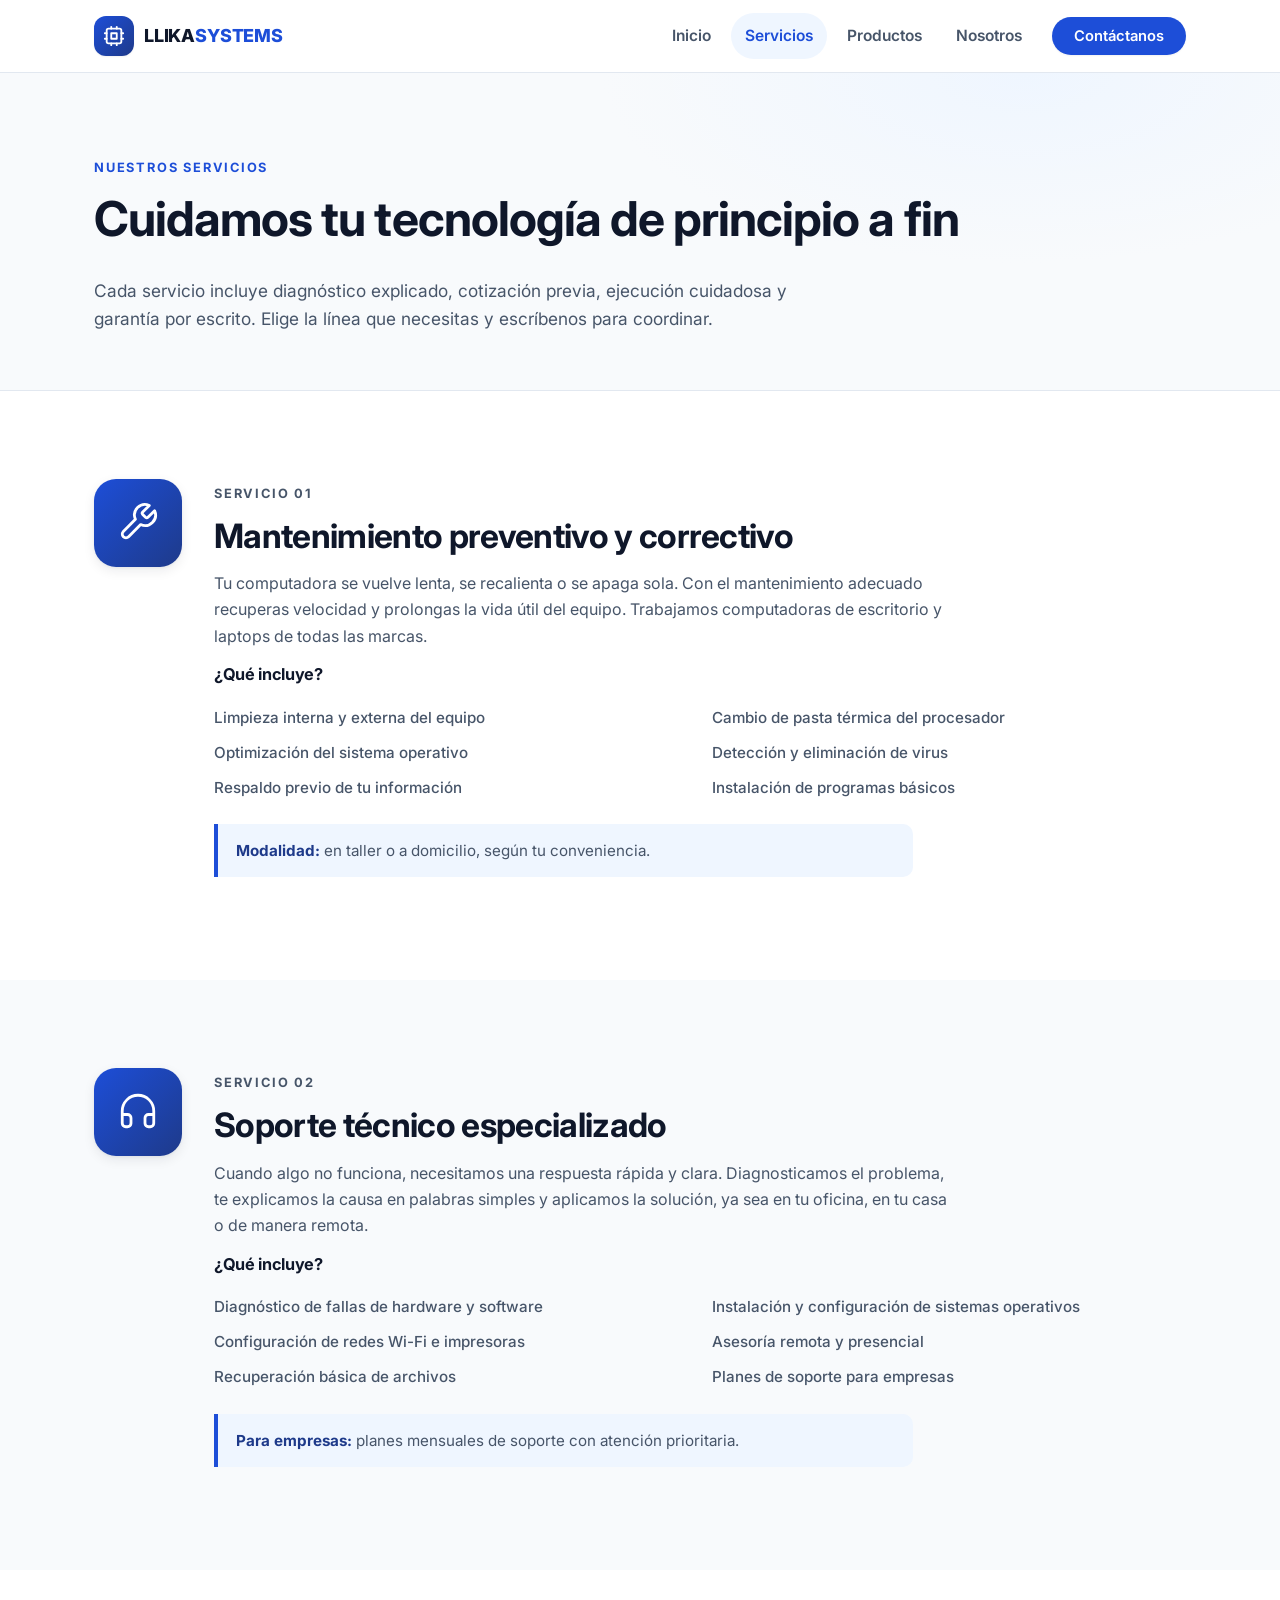
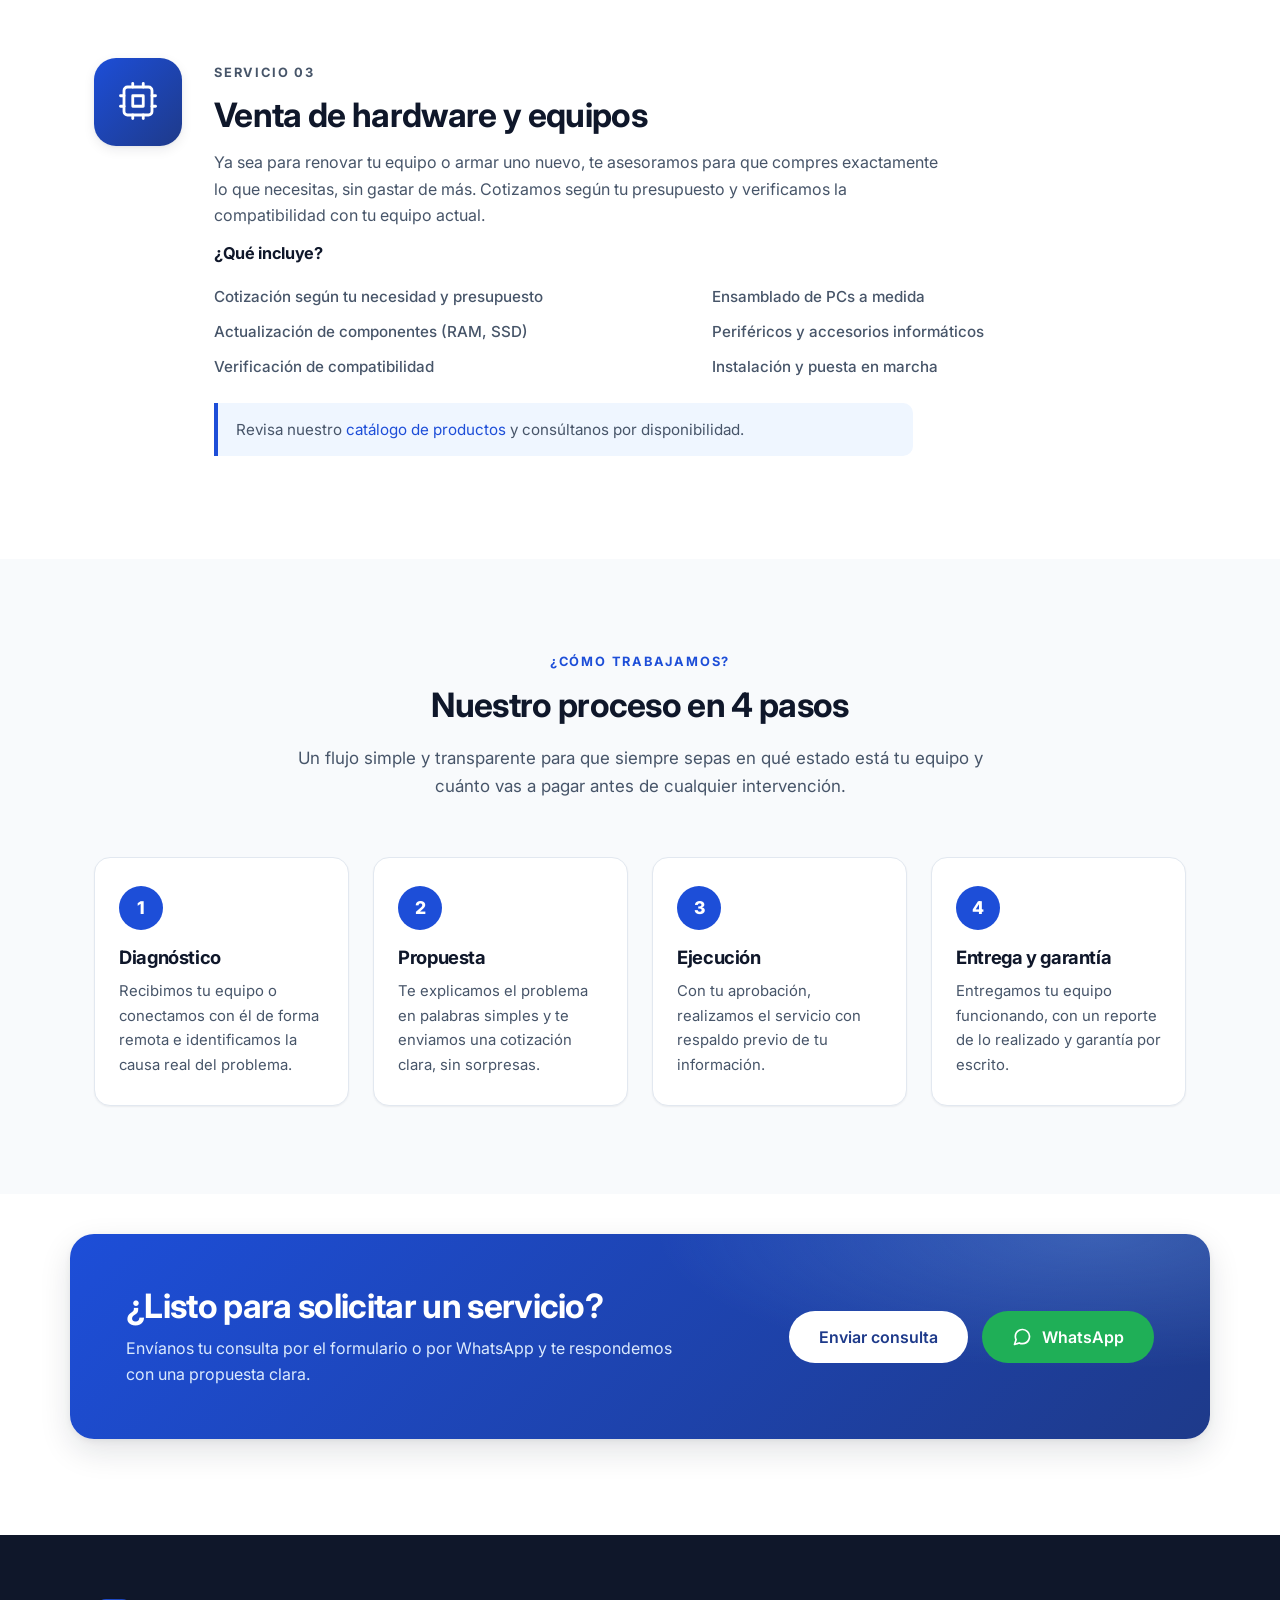
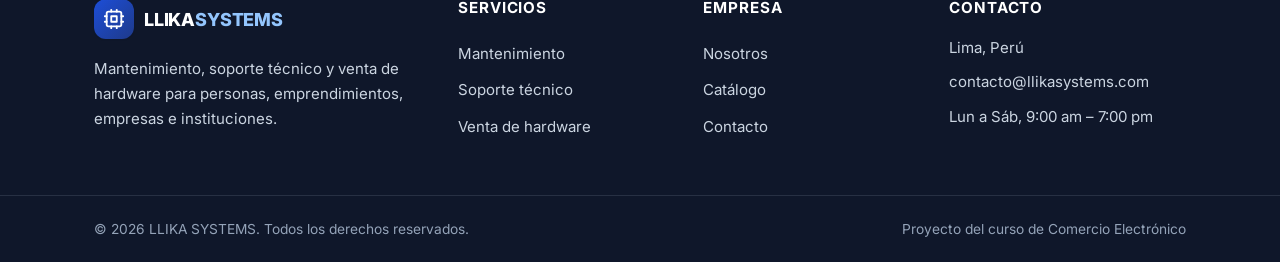
<file: servicios.html>
<!DOCTYPE html>
<html lang="es">
<head>
  <meta charset="UTF-8">
  <meta name="viewport" content="width=device-width, initial-scale=1.0">
  <title>Servicios — LLIKA SYSTEMS</title>
  <meta name="description" content="Mantenimiento preventivo y correctivo, soporte técnico especializado y venta de hardware: conoce en detalle cada servicio de LLIKA SYSTEMS.">
  <link rel="icon" href="img/favicon.svg" type="image/svg+xml">
  <link rel="preconnect" href="https://fonts.googleapis.com">
  <link rel="preconnect" href="https://fonts.gstatic.com" crossorigin>
  <link href="https://fonts.googleapis.com/css2?family=Inter:wght@400;500;600;700;800&display=swap" rel="stylesheet">
  <link rel="stylesheet" href="css/styles.css">
</head>
<body>

  <!-- ==================== HEADER ==================== -->
  <header class="header" id="header">
    <div class="container header__inner">
      <a class="logo" href="index.html" aria-label="LLIKA SYSTEMS — Inicio">
        <span class="logo__icono" aria-hidden="true">
          <svg class="icon" viewBox="0 0 24 24" fill="none" stroke="currentColor" stroke-width="2" stroke-linecap="round" stroke-linejoin="round"><rect x="4" y="4" width="16" height="16" rx="2"/><rect x="9" y="9" width="6" height="6"/><path d="M9 2v2"/><path d="M15 2v2"/><path d="M9 20v2"/><path d="M15 20v2"/><path d="M2 9h2"/><path d="M2 15h2"/><path d="M20 9h2"/><path d="M20 15h2"/></svg>
        </span>
        <span class="logo__texto">LLIKA<em>SYSTEMS</em></span>
      </a>

      <nav class="nav" id="nav" aria-label="Navegación principal">
        <a class="nav__enlace" href="index.html">Inicio</a>
        <a class="nav__enlace nav__enlace--activo" href="servicios.html" aria-current="page">Servicios</a>
        <a class="nav__enlace" href="productos.html">Productos</a>
        <a class="nav__enlace" href="nosotros.html">Nosotros</a>
        <a class="btn btn--primario btn--sm nav__cta" href="contacto.html">Contáctanos</a>
      </nav>

      <button class="nav-toggle" id="navToggle" type="button" aria-expanded="false" aria-controls="nav" aria-label="Abrir menú de navegación">
        <svg class="icon icon--abrir" viewBox="0 0 24 24" fill="none" stroke="currentColor" stroke-width="2" stroke-linecap="round"><path d="M4 6h16"/><path d="M4 12h16"/><path d="M4 18h16"/></svg>
        <svg class="icon icon--cerrar" viewBox="0 0 24 24" fill="none" stroke="currentColor" stroke-width="2" stroke-linecap="round"><path d="M18 6 6 18"/><path d="m6 6 12 12"/></svg>
      </button>
    </div>
  </header>

  <main>
    <!-- ==================== CABECERA DE PÁGINA ==================== -->
    <section class="pagina-hero">
      <div class="container">
        <p class="eyebrow">Nuestros servicios</p>
        <h1>Cuidamos tu tecnología de principio a fin</h1>
        <p class="pagina-hero__texto">
          Cada servicio incluye diagnóstico explicado, cotización previa, ejecución cuidadosa y
          garantía por escrito. Elige la línea que necesitas y escríbenos para coordinar.
        </p>
      </div>
    </section>

    <!-- ==================== MANTENIMIENTO ==================== -->
    <section class="seccion servicio-bloque" id="mantenimiento">
      <div class="container servicio-bloque__inner">
        <div class="servicio-bloque__icono" aria-hidden="true">
          <svg class="icon" viewBox="0 0 24 24" fill="none" stroke="currentColor" stroke-width="1.6" stroke-linecap="round" stroke-linejoin="round"><path d="M14.7 6.3a1 1 0 0 0 0 1.4l1.6 1.6a1 1 0 0 0 1.4 0l3.77-3.77a6 6 0 0 1-7.94 7.94l-6.91 6.91a2.12 2.12 0 0 1-3-3l6.91-6.91a6 6 0 0 1 7.94-7.94l-3.76 3.76z"/></svg>
        </div>
        <div class="servicio-bloque__contenido">
          <p class="eyebrow">Servicio 01</p>
          <h2>Mantenimiento preventivo y correctivo</h2>
          <p>
            Tu computadora se vuelve lenta, se recalienta o se apaga sola. Con el mantenimiento
            adecuado recuperas velocidad y prolongas la vida útil del equipo. Trabajamos
            computadoras de escritorio y laptops de todas las marcas.
          </p>
          <h3>¿Qué incluye?</h3>
          <ul class="lista-check lista-check--dos-col">
            <li>Limpieza interna y externa del equipo</li>
            <li>Cambio de pasta térmica del procesador</li>
            <li>Optimización del sistema operativo</li>
            <li>Detección y eliminación de virus</li>
            <li>Respaldo previo de tu información</li>
            <li>Instalación de programas básicos</li>
          </ul>
          <p class="nota">
            <strong>Modalidad:</strong> en taller o a domicilio, según tu conveniencia.
          </p>
        </div>
      </div>
    </section>

    <!-- ==================== SOPORTE TÉCNICO ==================== -->
    <section class="seccion seccion--alt servicio-bloque" id="soporte">
      <div class="container servicio-bloque__inner">
        <div class="servicio-bloque__icono" aria-hidden="true">
          <svg class="icon" viewBox="0 0 24 24" fill="none" stroke="currentColor" stroke-width="1.6" stroke-linecap="round" stroke-linejoin="round"><path d="M3 14h3a2 2 0 0 1 2 2v3a2 2 0 0 1-2 2H5a2 2 0 0 1-2-2v-7a9 9 0 0 1 18 0v7a2 2 0 0 1-2 2h-1a2 2 0 0 1-2-2v-3a2 2 0 0 1 2-2h3"/></svg>
        </div>
        <div class="servicio-bloque__contenido">
          <p class="eyebrow">Servicio 02</p>
          <h2>Soporte técnico especializado</h2>
          <p>
            Cuando algo no funciona, necesitamos una respuesta rápida y clara. Diagnosticamos el
            problema, te explicamos la causa en palabras simples y aplicamos la solución, ya sea
            en tu oficina, en tu casa o de manera remota.
          </p>
          <h3>¿Qué incluye?</h3>
          <ul class="lista-check lista-check--dos-col">
            <li>Diagnóstico de fallas de hardware y software</li>
            <li>Instalación y configuración de sistemas operativos</li>
            <li>Configuración de redes Wi-Fi e impresoras</li>
            <li>Asesoría remota y presencial</li>
            <li>Recuperación básica de archivos</li>
            <li>Planes de soporte para empresas</li>
          </ul>
          <p class="nota">
            <strong>Para empresas:</strong> planes mensuales de soporte con atención prioritaria.
          </p>
        </div>
      </div>
    </section>

    <!-- ==================== VENTA DE HARDWARE ==================== -->
    <section class="seccion servicio-bloque" id="hardware">
      <div class="container servicio-bloque__inner">
        <div class="servicio-bloque__icono" aria-hidden="true">
          <svg class="icon" viewBox="0 0 24 24" fill="none" stroke="currentColor" stroke-width="1.6" stroke-linecap="round" stroke-linejoin="round"><rect x="4" y="4" width="16" height="16" rx="2"/><rect x="9" y="9" width="6" height="6"/><path d="M9 2v2"/><path d="M15 2v2"/><path d="M9 20v2"/><path d="M15 20v2"/><path d="M2 9h2"/><path d="M2 15h2"/><path d="M20 9h2"/><path d="M20 15h2"/></svg>
        </div>
        <div class="servicio-bloque__contenido">
          <p class="eyebrow">Servicio 03</p>
          <h2>Venta de hardware y equipos</h2>
          <p>
            Ya sea para renovar tu equipo o armar uno nuevo, te asesoramos para que compres
            exactamente lo que necesitas, sin gastar de más. Cotizamos según tu presupuesto y
            verificamos la compatibilidad con tu equipo actual.
          </p>
          <h3>¿Qué incluye?</h3>
          <ul class="lista-check lista-check--dos-col">
            <li>Cotización según tu necesidad y presupuesto</li>
            <li>Ensamblado de PCs a medida</li>
            <li>Actualización de componentes (RAM, SSD)</li>
            <li>Periféricos y accesorios informáticos</li>
            <li>Verificación de compatibilidad</li>
            <li>Instalación y puesta en marcha</li>
          </ul>
          <p class="nota">
            Revisa nuestro <a href="productos.html">catálogo de productos</a> y consúltanos por
            disponibilidad.
          </p>
        </div>
      </div>
    </section>

    <!-- ==================== PROCESO ==================== -->
    <section class="seccion seccion--alt">
      <div class="container">
        <div class="seccion-cabecera reveal">
          <p class="eyebrow">¿Cómo trabajamos?</p>
          <h2>Nuestro proceso en 4 pasos</h2>
          <p class="seccion-cabecera__texto">
            Un flujo simple y transparente para que siempre sepas en qué estado está tu equipo
            y cuánto vas a pagar antes de cualquier intervención.
          </p>
        </div>

        <ol class="proceso">
          <li class="proceso__paso reveal">
            <span class="proceso__numero">1</span>
            <h3>Diagnóstico</h3>
            <p>Recibimos tu equipo o conectamos con él de forma remota e identificamos la causa real del problema.</p>
          </li>
          <li class="proceso__paso reveal">
            <span class="proceso__numero">2</span>
            <h3>Propuesta</h3>
            <p>Te explicamos el problema en palabras simples y te enviamos una cotización clara, sin sorpresas.</p>
          </li>
          <li class="proceso__paso reveal">
            <span class="proceso__numero">3</span>
            <h3>Ejecución</h3>
            <p>Con tu aprobación, realizamos el servicio con respaldo previo de tu información.</p>
          </li>
          <li class="proceso__paso reveal">
            <span class="proceso__numero">4</span>
            <h3>Entrega y garantía</h3>
            <p>Entregamos tu equipo funcionando, con un reporte de lo realizado y garantía por escrito.</p>
          </li>
        </ol>
      </div>
    </section>

    <!-- ==================== CTA ==================== -->
    <section class="seccion-cta">
      <div class="container cta-banner reveal">
        <div class="cta-banner__texto">
          <h2>¿Listo para solicitar un servicio?</h2>
          <p>Envíanos tu consulta por el formulario o por WhatsApp y te respondemos con una propuesta clara.</p>
        </div>
        <div class="cta-banner__acciones">
          <a class="btn btn--blanco" href="contacto.html">Enviar consulta</a>
          <a class="btn btn--whatsapp" href="#" data-whatsapp target="_blank" rel="noopener">
            <svg class="icon" viewBox="0 0 24 24" fill="none" stroke="currentColor" stroke-width="2" stroke-linecap="round" stroke-linejoin="round"><path d="M21 11.5a8.38 8.38 0 0 1-.9 3.8 8.5 8.5 0 0 1-7.6 4.7 8.38 8.38 0 0 1-3.8-.9L3 21l1.9-5.7a8.38 8.38 0 0 1-.9-3.8 8.5 8.5 0 0 1 4.7-7.6 8.38 8.38 0 0 1 3.8-.9h.5a8.48 8.48 0 0 1 8 8v.5z"/></svg>
            WhatsApp
          </a>
        </div>
      </div>
    </section>
  </main>

  <!-- ==================== FOOTER ==================== -->
  <footer class="footer">
    <div class="container footer__grid">
      <div class="footer__marca">
        <a class="logo logo--claro" href="index.html">
          <span class="logo__icono" aria-hidden="true">
            <svg class="icon" viewBox="0 0 24 24" fill="none" stroke="currentColor" stroke-width="2" stroke-linecap="round" stroke-linejoin="round"><rect x="4" y="4" width="16" height="16" rx="2"/><rect x="9" y="9" width="6" height="6"/><path d="M9 2v2"/><path d="M15 2v2"/><path d="M9 20v2"/><path d="M15 20v2"/><path d="M2 9h2"/><path d="M2 15h2"/><path d="M20 9h2"/><path d="M20 15h2"/></svg>
          </span>
          <span class="logo__texto">LLIKA<em>SYSTEMS</em></span>
        </a>
        <p>
          Mantenimiento, soporte técnico y venta de hardware para personas, emprendimientos,
          empresas e instituciones.
        </p>
      </div>

      <nav class="footer__columna" aria-label="Servicios">
        <h3>Servicios</h3>
        <a href="servicios.html#mantenimiento">Mantenimiento</a>
        <a href="servicios.html#soporte">Soporte técnico</a>
        <a href="productos.html">Venta de hardware</a>
      </nav>

      <nav class="footer__columna" aria-label="Empresa">
        <h3>Empresa</h3>
        <a href="nosotros.html">Nosotros</a>
        <a href="productos.html">Catálogo</a>
        <a href="contacto.html">Contacto</a>
      </nav>

      <div class="footer__columna" id="contacto-footer">
        <h3>Contacto</h3>
        <p>Lima, Perú</p>
        <p>contacto@llikasystems.com</p>
        <p>Lun a Sáb, 9:00 am – 7:00 pm</p>
      </div>
    </div>

    <div class="footer__pie">
      <div class="container footer__pie-inner">
        <p>&copy; <span id="anio">2025</span> LLIKA SYSTEMS. Todos los derechos reservados.</p>
        <p>Proyecto del curso de Comercio Electrónico</p>
      </div>
    </div>
  </footer>

  <script src="js/config.js"></script>
  <script src="js/main.js"></script>
  <script src="js/contacto.js"></script>
</body>
</html>
</file>
<file: css/styles.css>
/* ============================================================
   LLIKA SYSTEMS — Hoja de estilos principal
   Diseño: corporativo claro, azul #1D4ED8
   ============================================================ */

/* ---------- 1. Variables de diseño ---------- */
:root {
  /* Colores */
  --c-primario: #1D4ED8;
  --c-primario-hover: #1E40AF;
  --c-primario-osc: #1E3A8A;
  --c-azul-50: #EFF6FF;
  --c-azul-100: #DBEAFE;
  --c-texto: #0F172A;
  --c-texto-2: #475569;
  --c-texto-3: #64748B;
  --c-borde: #E2E8F0;
  --c-fondo: #FFFFFF;
  --c-fondo-alt: #F8FAFC;
  --c-exito: #059669;
  --c-exito-fondo: #ECFDF5;
  --c-error: #DC2626;
  --c-error-fondo: #FEF2F2;
  --c-aviso-fondo: #FFFBEB;
  --c-aviso-borde: #F59E0B;
  --c-wsp: #1FAF57;
  --c-wsp-osc: #14803E;
  --c-footer: #0F172A;

  /* Tipografía */
  --fuente: "Inter", system-ui, -apple-system, "Segoe UI", Roboto, Arial, sans-serif;

  /* Medidas */
  --ancho-max: 1140px;
  --radio: 16px;
  --radio-sm: 10px;
  --header-alto: 72px;
  --sombra-sm: 0 1px 2px rgba(15, 23, 42, 0.06);
  --sombra-md: 0 4px 12px rgba(15, 23, 42, 0.08), 0 1px 3px rgba(15, 23, 42, 0.05);
  --sombra-lg: 0 12px 32px rgba(15, 23, 42, 0.12), 0 2px 6px rgba(15, 23, 42, 0.06);
  --transicion: 0.25s ease;
}

/* ---------- 2. Reset y base ---------- */
*, *::before, *::after { box-sizing: border-box; }

html { scroll-behavior: smooth; }

body {
  margin: 0;
  font-family: var(--fuente);
  font-size: 16px;
  line-height: 1.65;
  color: var(--c-texto);
  background: var(--c-fondo);
  -webkit-font-smoothing: antialiased;
}

h1, h2, h3, h4 {
  margin: 0 0 0.6em;
  line-height: 1.2;
  font-weight: 700;
  letter-spacing: -0.02em;
  text-wrap: balance;
}

h1 { font-size: clamp(2rem, 4.2vw, 3rem); }
h2 { font-size: clamp(1.5rem, 3vw, 2.1rem); }
h3 { font-size: 1.15rem; }

p { margin: 0 0 1em; }

a { color: var(--c-primario); text-decoration: none; transition: color var(--transicion); }
a:hover { color: var(--c-primario-hover); }

img, svg { display: block; max-width: 100%; }

ul { margin: 0; padding: 0; list-style: none; }

.icon { width: 1.25em; height: 1.25em; flex-shrink: 0; }

::selection { background: var(--c-azul-100); }

:focus-visible {
  outline: 3px solid var(--c-primario);
  outline-offset: 2px;
  border-radius: 4px;
}

/* ---------- 3. Utilidades ---------- */
.container {
  width: 100%;
  max-width: var(--ancho-max);
  margin-inline: auto;
  padding-inline: 24px;
}

.eyebrow {
  display: inline-block;
  margin-bottom: 12px;
  font-size: 0.8rem;
  font-weight: 700;
  letter-spacing: 0.14em;
  text-transform: uppercase;
  color: var(--c-primario);
}

.seccion { padding: 88px 0; }
.seccion--alt { background: var(--c-fondo-alt); }
.seccion--compacta { padding: 48px 0 88px; }

.seccion-cabecera {
  max-width: 720px;
  margin: 0 auto 56px;
  text-align: center;
}

.seccion-cabecera__texto {
  color: var(--c-texto-2);
  font-size: 1.06rem;
}

/* Botones */
.btn {
  display: inline-flex;
  align-items: center;
  justify-content: center;
  gap: 10px;
  padding: 14px 28px;
  border: 2px solid transparent;
  border-radius: 999px;
  font-family: inherit;
  font-size: 1rem;
  font-weight: 600;
  line-height: 1;
  cursor: pointer;
  text-align: center;
  transition: background var(--transicion), color var(--transicion),
              border-color var(--transicion), transform var(--transicion),
              box-shadow var(--transicion);
}

.btn:hover { transform: translateY(-2px); }
.btn:active { transform: translateY(0); }

.btn--primario {
  background: var(--c-primario);
  color: #FFFFFF;
  box-shadow: var(--sombra-sm);
}
.btn--primario:hover { background: var(--c-primario-hover); color: #FFFFFF; }

.btn--outline {
  background: transparent;
  border-color: var(--c-borde);
  color: var(--c-texto);
}
.btn--outline:hover { border-color: var(--c-primario); color: var(--c-primario); }

.btn--blanco { background: #FFFFFF; color: var(--c-primario-osc); }
.btn--blanco:hover { background: var(--c-azul-50); color: var(--c-primario-osc); }

.btn--whatsapp { background: var(--c-wsp); color: #FFFFFF; }
.btn--whatsapp:hover { background: var(--c-wsp-osc); color: #FFFFFF; }

.btn--sm { padding: 10px 20px; font-size: 0.92rem; }
.btn--bloque { width: 100%; }

.btn[disabled] { opacity: 0.65; cursor: not-allowed; transform: none; }

/* Enlace con flecha */
.enlace-flecha {
  display: inline-flex;
  align-items: center;
  gap: 8px;
  font-weight: 600;
  font-size: 0.98rem;
}
.enlace-flecha .icon { transition: transform var(--transicion); }
.enlace-flecha:hover .icon { transform: translateX(4px); }

/* ---------- 4. Header y navegación ---------- */
.header {
  position: sticky;
  top: 0;
  z-index: 100;
  background: rgba(255, 255, 255, 0.92);
  backdrop-filter: saturate(1.4) blur(10px);
  border-bottom: 1px solid var(--c-borde);
  transition: box-shadow var(--transicion);
}

.header--scrolled { box-shadow: var(--sombra-md); }

.header__inner {
  display: flex;
  align-items: center;
  justify-content: space-between;
  gap: 24px;
  height: var(--header-alto);
}

.logo {
  display: inline-flex;
  align-items: center;
  gap: 10px;
  color: var(--c-texto);
  font-weight: 800;
  font-size: 1.12rem;
  letter-spacing: -0.01em;
}

.logo__icono {
  display: inline-flex;
  align-items: center;
  justify-content: center;
  width: 40px;
  height: 40px;
  border-radius: 12px;
  background: linear-gradient(135deg, var(--c-primario), var(--c-primario-osc));
  color: #FFFFFF;
  box-shadow: var(--sombra-sm);
}
.logo__icono .icon { width: 22px; height: 22px; }

.logo__texto em {
  font-style: normal;
  color: var(--c-primario);
}

.logo--claro { color: #FFFFFF; }
.logo--claro .logo__texto em { color: #93C5FD; }

.nav {
  display: flex;
  align-items: center;
  gap: 6px;
}

.nav__enlace {
  padding: 10px 14px;
  border-radius: 999px;
  color: var(--c-texto-2);
  font-weight: 600;
  font-size: 0.97rem;
}

.nav__enlace:hover { color: var(--c-primario); background: var(--c-azul-50); }

.nav__enlace--activo { color: var(--c-primario); background: var(--c-azul-50); }

.nav__cta { margin-left: 10px; }

.nav-toggle {
  display: none;
  align-items: center;
  justify-content: center;
  width: 44px;
  height: 44px;
  border: 1px solid var(--c-borde);
  border-radius: 12px;
  background: #FFFFFF;
  color: var(--c-texto);
  cursor: pointer;
}

.nav-toggle .icon--cerrar { display: none; }
.nav-toggle[aria-expanded="true"] .icon--abrir { display: none; }
.nav-toggle[aria-expanded="true"] .icon--cerrar { display: block; }

/* ---------- 5. Hero ---------- */
.hero {
  position: relative;
  overflow: hidden;
  background:
    radial-gradient(60% 90% at 85% 10%, var(--c-azul-50) 0%, transparent 60%),
    linear-gradient(180deg, var(--c-fondo-alt) 0%, #FFFFFF 100%);
  border-bottom: 1px solid var(--c-borde);
}

.hero__inner {
  display: grid;
  grid-template-columns: 1.05fr 0.95fr;
  align-items: center;
  gap: 56px;
  padding-block: 96px;
}

.hero__titulo { margin-bottom: 18px; }

.resaltado {
  color: var(--c-primario);
  position: relative;
  white-space: nowrap;
}

.resaltado::after {
  content: "";
  position: absolute;
  left: 0;
  right: 0;
  bottom: 0.08em;
  height: 0.32em;
  background: var(--c-azul-100);
  z-index: -1;
  border-radius: 4px;
}

.hero__texto {
  color: var(--c-texto-2);
  font-size: 1.12rem;
  max-width: 34em;
  margin-bottom: 28px;
}

.hero__acciones {
  display: flex;
  flex-wrap: wrap;
  gap: 14px;
  margin-bottom: 32px;
}

.hero__puntos { display: grid; gap: 10px; }

.hero__puntos li {
  display: flex;
  align-items: center;
  gap: 10px;
  color: var(--c-texto-2);
  font-weight: 500;
  font-size: 0.98rem;
}

.hero__puntos .icon { color: var(--c-exito); }

/* Panel demo del hero */
.panel-demo {
  background: #FFFFFF;
  border: 1px solid var(--c-borde);
  border-radius: var(--radio);
  box-shadow: var(--sombra-lg);
  overflow: hidden;
}

.panel-demo__cabecera {
  display: flex;
  align-items: center;
  justify-content: space-between;
  padding: 18px 22px;
  border-bottom: 1px solid var(--c-borde);
  background: var(--c-fondo-alt);
}

.panel-demo__titulo { font-weight: 700; font-size: 0.98rem; }

.panel-demo__chip {
  padding: 4px 12px;
  border-radius: 999px;
  background: var(--c-azul-50);
  color: var(--c-primario);
  font-size: 0.78rem;
  font-weight: 700;
  text-transform: uppercase;
  letter-spacing: 0.06em;
}

.panel-demo__lista li {
  display: flex;
  align-items: center;
  gap: 14px;
  padding: 16px 22px;
  border-bottom: 1px solid var(--c-borde);
}

.panel-demo__info { flex: 1; min-width: 0; }
.panel-demo__info strong { display: block; font-size: 0.95rem; }
.panel-demo__info small { color: var(--c-texto-3); font-size: 0.82rem; }

.panel-demo__icono {
  display: inline-flex;
  align-items: center;
  justify-content: center;
  width: 40px;
  height: 40px;
  border-radius: 10px;
  background: var(--c-azul-50);
  color: var(--c-primario);
}

.panel-demo__pie {
  display: flex;
  align-items: center;
  gap: 10px;
  padding: 14px 22px;
  background: var(--c-exito-fondo);
  color: #065F46;
  font-size: 0.88rem;
  font-weight: 600;
}

.estado {
  padding: 5px 12px;
  border-radius: 999px;
  font-size: 0.75rem;
  font-weight: 700;
  white-space: nowrap;
}

.estado--ok { background: var(--c-exito-fondo); color: #047857; }
.estado--proceso { background: var(--c-aviso-fondo); color: #B45309; }
.estado--pendiente { background: var(--c-azul-50); color: var(--c-primario); }

/* ---------- 6. Tarjetas ---------- */
.grid-3 { display: grid; grid-template-columns: repeat(3, 1fr); gap: 24px; }
.grid-4 { display: grid; grid-template-columns: repeat(4, 1fr); gap: 20px; }
.grid-2 { display: grid; grid-template-columns: repeat(2, 1fr); gap: 24px; }

.tarjeta {
  display: flex;
  flex-direction: column;
  padding: 32px 28px;
  background: #FFFFFF;
  border: 1px solid var(--c-borde);
  border-radius: var(--radio);
  box-shadow: var(--sombra-sm);
  transition: transform var(--transicion), box-shadow var(--transicion),
              border-color var(--transicion);
}

.tarjeta:hover {
  transform: translateY(-5px);
  box-shadow: var(--sombra-lg);
  border-color: var(--c-azul-100);
}

.tarjeta__icono {
  display: inline-flex;
  align-items: center;
  justify-content: center;
  width: 56px;
  height: 56px;
  margin-bottom: 20px;
  border-radius: 14px;
  background: var(--c-azul-50);
  color: var(--c-primario);
}
.tarjeta__icono .icon { width: 28px; height: 28px; }

.tarjeta p { color: var(--c-texto-2); flex: 1; }

.tarjeta-mini {
  padding: 26px 22px;
  background: #FFFFFF;
  border: 1px solid var(--c-borde);
  border-radius: var(--radio);
  box-shadow: var(--sombra-sm);
  transition: transform var(--transicion), box-shadow var(--transicion);
  text-align: left;
}

.tarjeta-mini:hover { transform: translateY(-4px); box-shadow: var(--sombra-md); }

.tarjeta-mini__icono {
  display: inline-flex;
  align-items: center;
  justify-content: center;
  width: 46px;
  height: 46px;
  margin-bottom: 16px;
  border-radius: 12px;
  background: var(--c-azul-50);
  color: var(--c-primario);
}

.tarjeta-mini h3 { font-size: 1.05rem; }

.tarjeta-mini p { color: var(--c-texto-2); font-size: 0.93rem; margin: 0; }

.banner-modelo {
  margin-top: 40px;
  padding: 28px 32px;
  background: linear-gradient(135deg, var(--c-primario) 0%, var(--c-primario-osc) 100%);
  border-radius: var(--radio);
  color: #FFFFFF;
  box-shadow: var(--sombra-md);
}

.banner-modelo__etiqueta {
  display: inline-block;
  margin-bottom: 8px;
  padding: 4px 14px;
  border-radius: 999px;
  background: rgba(255, 255, 255, 0.16);
  font-size: 0.76rem;
  font-weight: 700;
  letter-spacing: 0.1em;
  text-transform: uppercase;
}

.banner-modelo p { margin: 0; color: var(--c-azul-100); }
.banner-modelo strong { color: #FFFFFF; }

/* ---------- 7. Dos columnas (por qué elegirnos / nosotros) ---------- */
.dos-columnas {
  display: grid;
  grid-template-columns: 1.1fr 0.9fr;
  gap: 64px;
  align-items: center;
}

.dos-columnas__texto > p { color: var(--c-texto-2); }

.dos-columnas__panel {
  display: grid;
  grid-template-columns: repeat(2, 1fr);
  gap: 16px;
}

.tarjeta-valor {
  padding: 24px 20px;
  background: var(--c-fondo-alt);
  border: 1px solid var(--c-borde);
  border-radius: var(--radio);
  transition: transform var(--transicion), box-shadow var(--transicion);
}

.tarjeta-valor:hover { transform: translateY(-3px); box-shadow: var(--sombra-md); }

.tarjeta-valor__icono {
  display: inline-flex;
  align-items: center;
  justify-content: center;
  width: 42px;
  height: 42px;
  margin-bottom: 14px;
  border-radius: 11px;
  background: var(--c-azul-50);
  color: var(--c-primario);
}

.tarjeta-valor h3 { font-size: 1rem; }

.tarjeta-valor p { color: var(--c-texto-2); font-size: 0.88rem; margin: 0; }

.lista-check { display: grid; gap: 12px; margin-bottom: 28px; }

.lista-check li {
  display: flex;
  align-items: flex-start;
  gap: 12px;
  color: var(--c-texto-2);
  font-weight: 500;
}

.lista-check .icon {
  color: var(--c-exito);
  margin-top: 3px;
  width: 1.1em;
  height: 1.1em;
}

.lista-check--dos-col {
  grid-template-columns: repeat(2, minmax(0, 1fr));
  gap: 10px 24px;
  margin: 20px 0 24px;
}

.lista-check--dos-col li { font-weight: 500; font-size: 0.95rem; }

/* ---------- 8. CTA ---------- */
.seccion-cta { padding: 40px 0 96px; }

.cta-banner {
  display: flex;
  align-items: center;
  justify-content: space-between;
  gap: 40px;
  padding: 52px 56px;
  border-radius: 24px;
  background:
    radial-gradient(70% 120% at 90% 0%, rgba(147, 197, 253, 0.25) 0%, transparent 55%),
    linear-gradient(135deg, var(--c-primario) 0%, var(--c-primario-osc) 100%);
  color: #FFFFFF;
  box-shadow: var(--sombra-lg);
}

.cta-banner h2 { color: #FFFFFF; margin-bottom: 8px; }

.cta-banner__texto p { margin: 0; color: var(--c-azul-100); max-width: 36em; }

.cta-banner__acciones {
  display: flex;
  flex-wrap: wrap;
  gap: 14px;
  flex-shrink: 0;
}

/* ---------- 9. Cabecera de páginas internas ---------- */
.pagina-hero {
  padding: 80px 0 56px;
  background:
    radial-gradient(55% 100% at 80% 0%, var(--c-azul-50) 0%, transparent 60%),
    var(--c-fondo-alt);
  border-bottom: 1px solid var(--c-borde);
}

.pagina-hero h1 { max-width: 20em; }

.pagina-hero__texto {
  color: var(--c-texto-2);
  font-size: 1.08rem;
  max-width: 44em;
  margin: 0;
}

/* ---------- 10. Bloques de servicio ---------- */
.servicio-bloque__inner {
  display: grid;
  grid-template-columns: 88px 1fr;
  gap: 32px;
}

.servicio-bloque__icono {
  display: flex;
  align-items: flex-start;
  justify-content: center;
  width: 88px;
  height: 88px;
  border-radius: 22px;
  background: linear-gradient(135deg, var(--c-primario), var(--c-primario-osc));
  color: #FFFFFF;
  box-shadow: var(--sombra-md);
}
.servicio-bloque__icono .icon { width: 42px; height: 42px; margin-top: 22px; }

.servicio-bloque__contenido h2 { margin-bottom: 14px; }
.servicio-bloque__contenido > p { color: var(--c-texto-2); max-width: 46em; }

.servicio-bloque h3 { font-size: 1.02rem; margin-bottom: 4px; }

.nota {
  padding: 14px 18px;
  background: var(--c-azul-50);
  border-left: 4px solid var(--c-primario);
  border-radius: 0 10px 10px 0;
  color: var(--c-primario-osc);
  font-size: 0.95rem;
}
.nota strong { color: var(--c-primario-osc); }

/* ---------- 11. Proceso ---------- */
.proceso {
  display: grid;
  grid-template-columns: repeat(4, 1fr);
  gap: 24px;
  counter-reset: paso;
  list-style: none;
  margin: 0;
  padding: 0;
}

.proceso__paso {
  position: relative;
  padding: 28px 24px;
  background: #FFFFFF;
  border: 1px solid var(--c-borde);
  border-radius: var(--radio);
  box-shadow: var(--sombra-sm);
  transition: transform var(--transicion), box-shadow var(--transicion);
}

.proceso__paso:hover { transform: translateY(-4px); box-shadow: var(--sombra-md); }

.proceso__numero {
  display: inline-flex;
  align-items: center;
  justify-content: center;
  width: 44px;
  height: 44px;
  margin-bottom: 16px;
  border-radius: 50%;
  background: var(--c-primario);
  color: #FFFFFF;
  font-weight: 800;
  font-size: 1.1rem;
}

.proceso__paso p { color: var(--c-texto-2); font-size: 0.93rem; margin: 0; }

/* ---------- 12. Catálogo / productos ---------- */
.filtros {
  display: flex;
  flex-wrap: wrap;
  justify-content: center;
  gap: 10px;
  margin-bottom: 44px;
}

.filtro {
  padding: 10px 22px;
  border: 1.5px solid var(--c-borde);
  border-radius: 999px;
  background: #FFFFFF;
  color: var(--c-texto-2);
  font-family: inherit;
  font-size: 0.93rem;
  font-weight: 600;
  cursor: pointer;
  transition: all var(--transicion);
}

.filtro:hover { border-color: var(--c-primario); color: var(--c-primario); }

.filtro--activo {
  background: var(--c-primario);
  border-color: var(--c-primario);
  color: #FFFFFF;
}

.grid-productos {
  display: grid;
  grid-template-columns: repeat(3, 1fr);
  gap: 24px;
}

.producto {
  display: flex;
  flex-direction: column;
  padding: 26px;
  background: #FFFFFF;
  border: 1px solid var(--c-borde);
  border-radius: var(--radio);
  box-shadow: var(--sombra-sm);
  transition: transform var(--transicion), box-shadow var(--transicion),
              opacity var(--transicion);
}

.producto:hover { transform: translateY(-5px); box-shadow: var(--sombra-lg); }
.producto[hidden] { display: none; }

.producto__visual {
  display: flex;
  align-items: center;
  justify-content: center;
  height: 120px;
  margin-bottom: 18px;
  border-radius: var(--radio-sm);
  background: linear-gradient(135deg, var(--c-azul-50) 0%, var(--c-azul-100) 100%);
  color: var(--c-primario-osc);
}
.producto__visual .icon { width: 52px; height: 52px; }

.producto__etiqueta {
  align-self: flex-start;
  margin-bottom: 10px;
  padding: 4px 12px;
  border-radius: 999px;
  background: var(--c-azul-50);
  color: var(--c-primario);
  font-size: 0.74rem;
  font-weight: 700;
  letter-spacing: 0.08em;
  text-transform: uppercase;
}

.producto h3 { font-size: 1.08rem; margin-bottom: 10px; }

.producto__specs {
  display: grid;
  gap: 6px;
  margin-bottom: 18px;
  flex: 1;
}

.producto__specs li {
  position: relative;
  padding-left: 18px;
  color: var(--c-texto-2);
  font-size: 0.9rem;
}

.producto__specs li::before {
  content: "";
  position: absolute;
  left: 0;
  top: 0.55em;
  width: 7px;
  height: 7px;
  border-radius: 50%;
  background: var(--c-primario);
}

.productos-nota {
  margin-top: 40px;
  padding: 22px 28px;
  background: var(--c-fondo-alt);
  border: 1px dashed var(--c-borde);
  border-radius: var(--radio);
  text-align: center;
  color: var(--c-texto-2);
}

/* ---------- 13. Nosotros ---------- */
.tarjeta-mision {
  padding: 28px 26px;
  background: var(--c-fondo-alt);
  border: 1px solid var(--c-borde);
  border-radius: var(--radio);
}

.tarjeta-mision + .tarjeta-mision { margin-top: 18px; }

.tarjeta-mision__icono {
  display: inline-flex;
  align-items: center;
  justify-content: center;
  width: 46px;
  height: 46px;
  margin-bottom: 14px;
  border-radius: 12px;
  background: var(--c-azul-50);
  color: var(--c-primario);
}

.tarjeta-mision p { color: var(--c-texto-2); margin: 0; font-size: 0.95rem; }

.tarjeta-integrante {
  padding: 32px 28px;
  background: #FFFFFF;
  border: 1px solid var(--c-borde);
  border-radius: var(--radio);
  box-shadow: var(--sombra-sm);
  text-align: center;
  transition: transform var(--transicion), box-shadow var(--transicion);
}

.tarjeta-integrante:hover { transform: translateY(-4px); box-shadow: var(--sombra-md); }

.tarjeta-integrante__avatar {
  display: inline-flex;
  align-items: center;
  justify-content: center;
  width: 84px;
  height: 84px;
  margin-bottom: 18px;
  border-radius: 50%;
  background: linear-gradient(135deg, var(--c-primario), var(--c-primario-osc));
  color: #FFFFFF;
  font-weight: 800;
  font-size: 1.6rem;
  letter-spacing: 0.02em;
  box-shadow: var(--sombra-md);
}

.tarjeta-integrante__rol {
  color: var(--c-primario);
  font-weight: 600;
  font-size: 0.9rem;
  margin-bottom: 14px;
}

.tarjeta-integrante p:not(.tarjeta-integrante__rol) {
  color: var(--c-texto-2);
  font-size: 0.94rem;
  margin: 0;
}

/* ---------- 14. Contacto ---------- */
.contacto-grid {
  display: grid;
  grid-template-columns: 1.15fr 0.85fr;
  gap: 40px;
  align-items: start;
}

.tarjeta-formulario {
  padding: 40px;
  background: #FFFFFF;
  border: 1px solid var(--c-borde);
  border-radius: var(--radio);
  box-shadow: var(--sombra-md);
}

.tarjeta-formulario__texto { color: var(--c-texto-2); }

.campo { margin-bottom: 20px; }

.campo label {
  display: block;
  margin-bottom: 8px;
  font-weight: 600;
  font-size: 0.93rem;
}

.campo label span { color: var(--c-error); }
.campo label .opcional { color: var(--c-texto-3); font-weight: 500; font-size: 0.85rem; }

.campo input,
.campo select,
.campo textarea {
  width: 100%;
  padding: 13px 16px;
  border: 1.5px solid var(--c-borde);
  border-radius: var(--radio-sm);
  background: #FFFFFF;
  color: var(--c-texto);
  font-family: inherit;
  font-size: 0.97rem;
  transition: border-color var(--transicion), box-shadow var(--transicion);
}

.campo textarea { resize: vertical; min-height: 120px; }

.campo input:hover, .campo select:hover, .campo textarea:hover { border-color: #CBD5E1; }

.campo input:focus, .campo select:focus, .campo textarea:focus {
  outline: none;
  border-color: var(--c-primario);
  box-shadow: 0 0 0 4px var(--c-azul-100);
}

.campo input.invalido, .campo select.invalido, .campo textarea.invalido {
  border-color: var(--c-error);
}

.campo input[aria-invalid="true"], .campo select[aria-invalid="true"],
.campo textarea[aria-invalid="true"] { border-color: var(--c-error); }

.estado-form {
  margin-top: 18px;
  padding: 14px 18px;
  border-radius: var(--radio-sm);
  font-size: 0.95rem;
  font-weight: 500;
}

.estado-form--exito {
  background: var(--c-exito-fondo);
  border: 1px solid #A7F3D0;
  color: #065F46;
}

.estado-form--error {
  background: var(--c-error-fondo);
  border: 1px solid #FECACA;
  color: #991B1B;
}

.estado-form--aviso {
  background: var(--c-aviso-fondo);
  border: 1px solid #FDE68A;
  color: #92400E;
}

.contacto-aside .tarjeta-contacto {
  padding: 34px 30px;
  background: var(--c-fondo-alt);
  border: 1px solid var(--c-borde);
  border-radius: var(--radio);
}

.contacto-lista { display: grid; gap: 18px; margin: 22px 0 26px; }

.contacto-lista li { display: flex; gap: 14px; align-items: flex-start; }

.contacto-lista__icono {
  display: inline-flex;
  align-items: center;
  justify-content: center;
  width: 42px;
  height: 42px;
  border-radius: 11px;
  background: #FFFFFF;
  border: 1px solid var(--c-borde);
  color: var(--c-primario);
  flex-shrink: 0;
}

.contacto-lista strong { display: block; font-size: 0.9rem; }

.contacto-lista p { margin: 0; color: var(--c-texto-2); font-size: 0.92rem; }

.contacto-nota {
  margin: 20px 0 0;
  padding-top: 20px;
  border-top: 1px solid var(--c-borde);
  color: var(--c-texto-2);
  font-size: 0.9rem;
}

/* ---------- 15. Footer ---------- */
.footer {
  background: var(--c-footer);
  color: #CBD5E1;
}

.footer__grid {
  display: grid;
  grid-template-columns: 1.6fr 1fr 1fr 1.2fr;
  gap: 48px;
  padding-block: 64px 48px;
}

.footer__marca p {
  margin-top: 18px;
  font-size: 0.94rem;
  max-width: 26em;
}

.footer__columna h3 {
  color: #FFFFFF;
  font-size: 0.95rem;
  letter-spacing: 0.06em;
  text-transform: uppercase;
  margin-bottom: 18px;
}

.footer__columna a {
  display: block;
  padding: 6px 0;
  color: #CBD5E1;
  font-size: 0.94rem;
}

.footer__columna a:hover { color: #93C5FD; }

.footer__columna p { margin: 0 0 10px; font-size: 0.94rem; }

.footer__pie {
  border-top: 1px solid rgba(148, 163, 184, 0.18);
  padding-block: 22px;
}

.footer__pie-inner {
  display: flex;
  flex-wrap: wrap;
  align-items: center;
  justify-content: space-between;
  gap: 8px;
}

.footer__pie p { margin: 0; font-size: 0.86rem; color: #94A3B8; }

/* ---------- 16. Animaciones de aparición ---------- */
.reveal {
  opacity: 0;
  transform: translateY(18px);
  transition: opacity 0.6s ease, transform 0.6s ease;
}

.reveal--visible {
  opacity: 1;
  transform: translateY(0);
}

/* ---------- 17. Responsive ---------- */
@media (max-width: 1024px) {
  .hero__inner { grid-template-columns: 1fr; gap: 44px; padding-block: 72px; }
  .hero__visual { max-width: 560px; }
  .grid-4 { grid-template-columns: repeat(2, 1fr); }
  .proceso { grid-template-columns: repeat(2, 1fr); }
  .footer__grid { grid-template-columns: 1fr 1fr; gap: 40px; }
  .dos-columnas { grid-template-columns: 1fr; gap: 44px; }
  .grid-productos { grid-template-columns: repeat(2, 1fr); }
  .contacto-grid { grid-template-columns: 1fr; }
}

@media (max-width: 860px) {
  .nav {
    position: fixed;
    top: var(--header-alto);
    left: 0;
    right: 0;
    z-index: 99;
    flex-direction: column;
    align-items: stretch;
    gap: 4px;
    padding: 16px 24px 24px;
    background: #FFFFFF;
    border-bottom: 1px solid var(--c-borde);
    box-shadow: var(--sombra-lg);
    transform: translateY(-12px);
    opacity: 0;
    visibility: hidden;
    transition: transform 0.25s ease, opacity 0.25s ease, visibility 0.25s;
  }

  .nav--abierto {
    transform: translateY(0);
    opacity: 1;
    visibility: visible;
  }

  .nav__enlace { padding: 14px 16px; border-radius: var(--radio-sm); font-size: 1.02rem; }
  .nav__cta { margin: 10px 0 0; }
  .nav__cta--oculto { display: none; }
  .nav-toggle { display: inline-flex; }
}

@media (max-width: 720px) {
  .seccion { padding: 64px 0; }
  .seccion--compacta { padding: 32px 0 64px; }
  .grid-3, .grid-2, .grid-productos { grid-template-columns: 1fr; }
  .dos-columnas__panel { grid-template-columns: 1fr; }
  .lista-check--dos-col { grid-template-columns: 1fr; }
  .servicio-bloque__inner { grid-template-columns: 1fr; gap: 20px; }
  .servicio-bloque__icono { width: 72px; height: 72px; border-radius: 18px; }
  .servicio-bloque__icono .icon { width: 34px; height: 34px; margin-top: 19px; }
  .proceso { grid-template-columns: 1fr; }
  .cta-banner {
    flex-direction: column;
    align-items: flex-start;
    padding: 40px 32px;
  }
  .tarjeta-formulario { padding: 28px 22px; }
  .footer__grid { grid-template-columns: 1fr; gap: 32px; padding-block: 48px 40px; }
  .footer__pie-inner { flex-direction: column; text-align: center; }
  .hero__acciones .btn { width: 100%; }
  .cta-banner__acciones { width: 100%; }
  .cta-banner__acciones .btn { flex: 1; }
}

@media (min-width: 861px) {
  .nav__cta--oculto { display: none; }
}

/* ---------- 18. Movimiento reducido ---------- */
@media (prefers-reduced-motion: reduce) {
  html { scroll-behavior: auto; }
  *, *::before, *::after {
    animation-duration: 0.01ms !important;
    animation-iteration-count: 1 !important;
    transition-duration: 0.01ms !important;
  }
  .reveal { opacity: 1; transform: none; }
}
</file>
